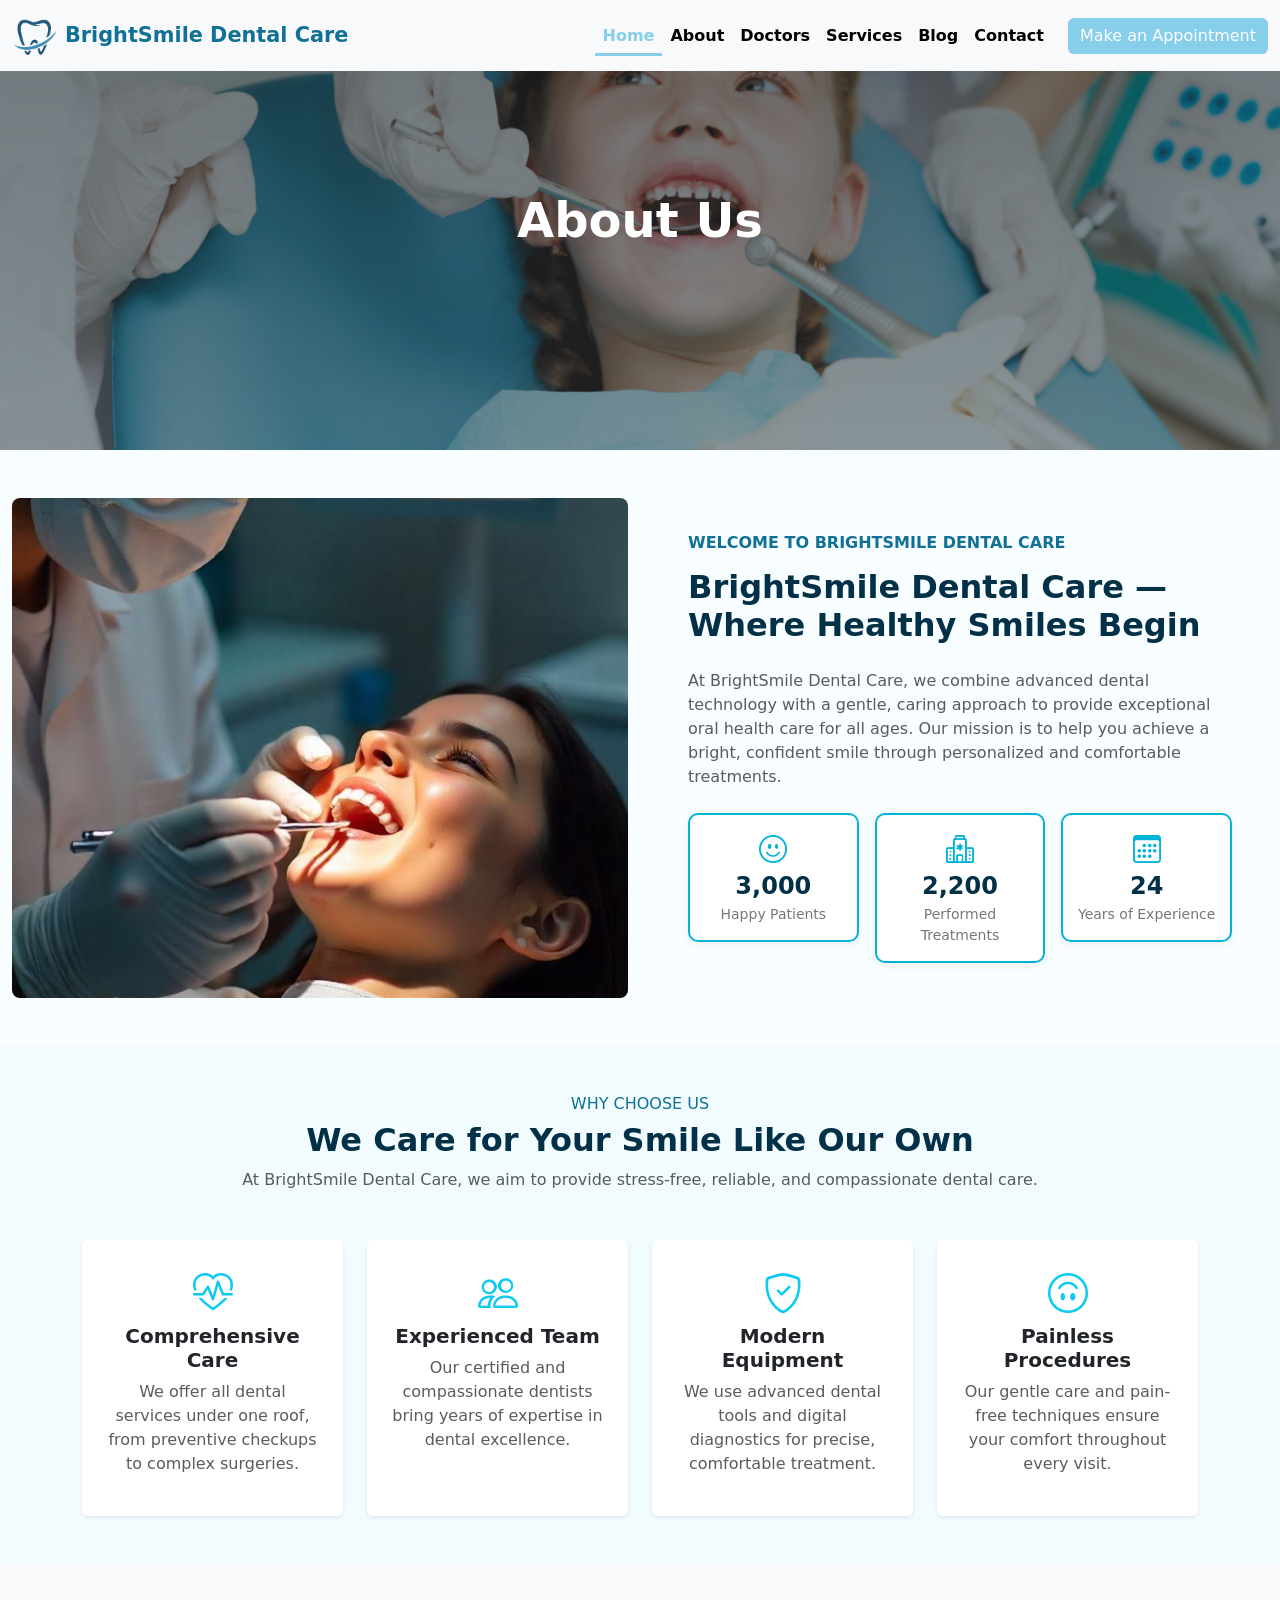
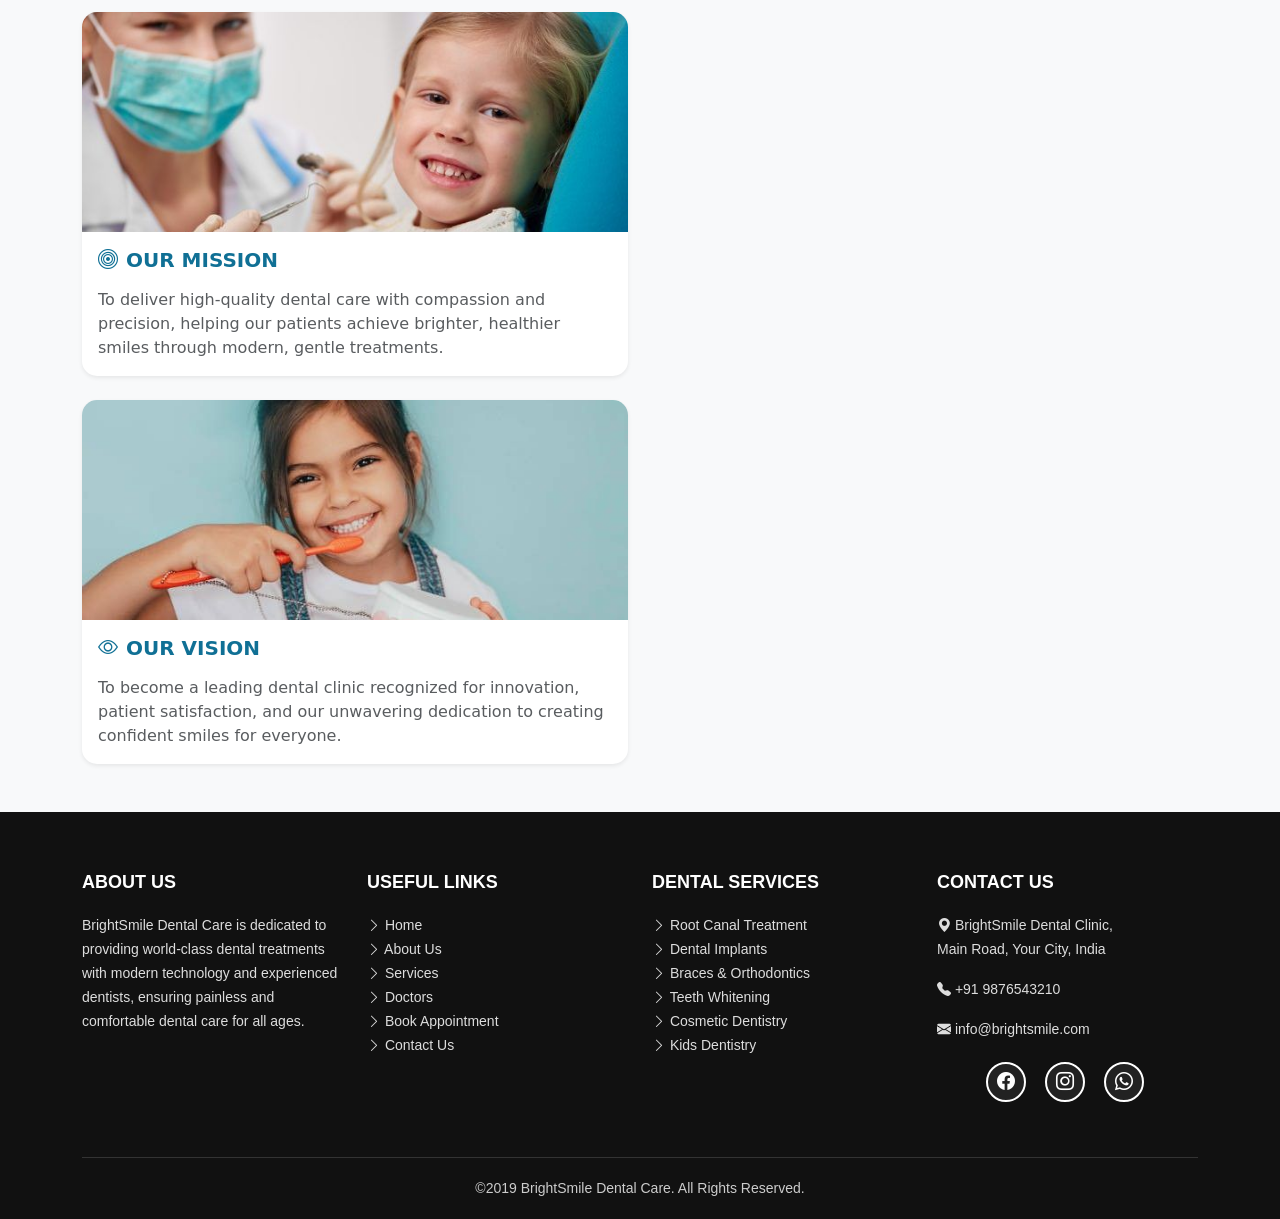
<file: About.html>
<!DOCTYPE html>
<html lang="en">
<head>
  <meta charset="UTF-8">
  <meta name="viewport" content="width=device-width, initial-scale=1.0">
  <title>BrightSmile Dental Care</title>

  <link rel="stylesheet" type="text/css" href="style.css">
  <link href="https://cdn.jsdelivr.net/npm/bootstrap-icons@1.10.5/font/bootstrap-icons.css" rel="stylesheet">
  <link href="https://cdn.jsdelivr.net/npm/bootstrap@5.2.3/dist/css/bootstrap.min.css" rel="stylesheet" 
        integrity="sha384-rbsA2VBKQhggwzxH7pPCaAqO46MgnOM80zW1RWuH61DGLwZJEdK2Kadq2F9CUG65" crossorigin="anonymous">
  <script src="https://cdn.jsdelivr.net/npm/bootstrap@5.2.3/dist/js/bootstrap.bundle.min.js" 
          integrity="sha384-kenU1KFdBIe4zVF0s0G1M5b4hcpxyD9F7jL+jjXkk+Q2h455rYXK/7HAuoJl+0I4" crossorigin="anonymous"></script>
  <link href="https://unpkg.com/aos@2.3.1/dist/aos.css" rel="stylesheet">
    <script src="https://unpkg.com/aos@2.3.1/dist/aos.js"></script>
  <style>
    .nav-link {
      position: relative;
      color: black;
      font-weight: 600;
    }
    .nav-link::after {
      content: "";
      position: absolute;
      bottom: 0;
      left: 0;
      width: 0;
      height: 3px;
      background: skyblue;
      transition: width 0.3s;
    }
    .nav-link:hover::after,
    .nav-link.active::after {
      width: 100%;
    }
    .nav-link:hover,
    .nav-link.active {
      color: skyblue !important;
    }
     .center{
            position: absolute;
            top:50%;
            left:50%;
            transform: translate(-50%, -50%);
            color:white; 
            font-size: 4rem;
            font-weight: 1000;

            text-align: center;
            letter-spacing: 2px;   
            padding: 10px 20px;
           font-family: 'Poppins', sans-serif;
            
        }
    .co {
      color: rgb(16, 112, 149);
    }
    .carousel-img {
      height: 100vh;
      object-fit: cover;
    }

    @media (max-width: 768px) {
      .carousel-img {
        height: 60vh;
      }
      .centered {
        font-size: 2.5rem;
        transform: translate(-50%, -50%);
      }
    } 

    .footer {
      background-color: #111;
      color: #fff;
      padding: 60px 0 20px;
      position: relative;
      font-family: Arial, sans-serif;
    }
    .footer h5 {
      font-weight: 700;
      margin-bottom: 20px;
      font-size: 18px;
      text-transform: uppercase;
      color: #ffffff;
    }
    .footer p,
    .footer a {
      font-size: 14px;
      line-height: 24px;
      color: #ddd;
      text-decoration: none;
    }
    .footer a:hover {
      color: orange;
      transition: 0.3s;
    }
    .footer .social-icons a {
      font-size: 18px;
      margin-right: 10px;
      width: 40px;
      height: 40px;
      background-color: #222;
      display: inline-flex;
    
      
      border-radius: 50%;
      color: #fff;
      transition: 0.3s;
    }
    .footer .social-icons a:hover {
      background-color: orange;
      color: #111;
    }
    .footer-bottom {
      text-align: center;
      padding-top: 20px;
      border-top: 1px solid #333;
      margin-top: 30px;
      color: #ccc;
      font-size: 14px;
    }
     .contact-header {
      background: linear-gradient(rgba(0,0,0,0.5), rgba(0,0,0,0.4)), url('pro_images/clinic.jpg') center/cover no-repeat;
      height: 50vh;
      color: #fff;
      display: flex;
      align-items: center;
      justify-content: center;
      flex-direction: column;
      text-align: center;
    }
    .contact-header h1 {
      font-size: 3rem;
      font-weight: 700;
    }
   


  </style>
</head>
<body>
  <!-- Navbar -->
 <nav class="navbar navbar-expand-lg bg-light fixed-top">
  <div class="container-fluid">

    <!-- Logo + Brand -->
    <a class="navbar-brand d-flex align-items-center brand-wrap" href="#">
      <img src="pro_images/clinic1_-_Copy-removebg-preview.png"
           alt="logo"
           width="45"
           height="45"
           class="me-2">
      <span class="brand-text">
        BrightSmile Dental Care</span>
    </a>

    <!-- Toggle -->
    <button class="navbar-toggler ms-auto"
            type="button"
            data-bs-toggle="collapse"
            data-bs-target="#navbarNav">
      <span class="navbar-toggler-icon"></span>
    </button>

    <!-- Menu -->
    <div class="collapse navbar-collapse" id="navbarNav">
      <ul class="navbar-nav ms-auto align-items-lg-center">
        <li class="nav-item"><a class="nav-link active" href="index.html">Home</a></li>
        <li class="nav-item"><a class="nav-link" href="About.html">About</a></li>
        <li class="nav-item"><a class="nav-link" href="doctors.html">Doctors</a></li>
        <li class="nav-item"><a class="nav-link" href="services.html">Services</a></li>
        <li class="nav-item"><a class="nav-link" href="blog.html">Blog</a></li>
        <li class="nav-item"><a class="nav-link" href="contact.html">Contact</a></li>

        <li class="nav-item ms-lg-3">
          <a href="appointment.html" class="btn btn-ap">
            Make an Appointment
          </a>
        </li>
      </ul>
    </div>

  </div>
</nav>


  <section class="contact-header">
    <h1>About Us</h1>
    
  </section>

  <!-- About Section -->
  <section class="about-section py-5">
    <div class="container-fluid">
      <div class="row align-items-center">
        <div class="col-lg-6 " ><div data-aos="fade-up">
          <img src="pro_images/pro3.jpg" alt="Dentist treating patient" class="img-fluid about-img" style="height:500px">
        </div></div>
        <div class="col-lg-6 px-5">
          <h6 class="text-uppercase fw-bold mb-3" style="color:rgb(16, 112, 149);">Welcome to BrightSmile Dental Care</h6>
          <h2 class="fw-bold mb-4" style="color:#023047;">BrightSmile Dental Care — <br> Where Healthy Smiles Begin</h2>
          <p class="text-muted mb-4">
            At BrightSmile Dental Care, we combine advanced dental technology with a gentle, caring approach
            to provide exceptional oral health care for all ages. Our mission is to help you achieve a bright,
            confident smile through personalized and comfortable treatments.
          </p>
          <div class="row text-center g-3">
            <div class="col-4">
              <div class="info-box">
                <i class="bi bi-emoji-smile"></i>
                <h4>3,000</h4>
                <p>Happy Patients</p>
              </div>
            </div>
            <div class="col-4">
              <div class="info-box">
                <i class="bi bi-hospital"></i>
                <h4>2,200</h4>
                <p>Performed Treatments</p>
              </div>
            </div>
            <div class="col-4">
              <div class="info-box">
                <i class="bi bi-calendar3"></i>
                <h4>24</h4>
                <p>Years of Experience</p>
              </div>
            </div>
          </div>
        </div>
      </div> 
    </div> 
  </section>
  <!-- Why Choose Us Section -->
<section class="why-choose py-5" style="background-color:#f2fcff;">
  <div class="container">
    <div class="text-center mb-5">
      <h6 class="text-uppercase mb-2" style="color: rgb(16, 112, 149);">Why Choose Us</h6>
      <h2 class="fw-bold" style="color:#023047;">We Care for Your Smile Like Our Own</h2>
      <p class="text-muted">At BrightSmile Dental Care, we aim to provide stress-free, reliable, and compassionate dental care.</p>
    </div>

    <div class="row text-center g-4">
      <div class="col-md-3">
        <div class="p-4 bg-white rounded shadow-sm h-100">
          <i class="bi bi-heart-pulse fs-1 text-info mb-3"></i>
          <h5 class="fw-bold mb-2">Comprehensive Care</h5>
          <p class="text-muted">We offer all dental services under one roof, from preventive checkups to complex surgeries.</p>
        </div>
      </div>
      <div class="col-md-3">
        <div class="p-4 bg-white rounded shadow-sm h-100">
          <i class="bi bi-people fs-1 text-info mb-3"></i>
          <h5 class="fw-bold mb-2">Experienced Team</h5>
          <p class="text-muted">Our certified and compassionate dentists bring years of expertise in dental excellence.</p>
        </div>
      </div>
      <div class="col-md-3">
        <div class="p-4 bg-white rounded shadow-sm h-100">
          <i class="bi bi-shield-check fs-1 text-info mb-3"></i>
          <h5 class="fw-bold mb-2">Modern Equipment</h5>
          <p class="text-muted">We use advanced dental tools and digital diagnostics for precise, comfortable treatment.</p>
        </div>
      </div>
      <div class="col-md-3">
        <div class="p-4 bg-white rounded shadow-sm h-100">
          <i class="bi bi-emoji-smile-upside-down fs-1 text-info mb-3"></i>
          <h5 class="fw-bold mb-2">Painless Procedures</h5>
          <p class="text-muted">Our gentle care and pain-free techniques ensure your comfort throughout every visit.</p>
        </div>
      </div>
    </div>
  </div>
</section>
<!-- Mission and Vision Section -->
<section class="mission-vision py-5" style="background-color:#f8f9fa;">
  <div class="container">
    <div class="row align-items-stretch g-4">

      <!-- Left Side: Two Cards -->
      <div class="col-lg-6 d-flex flex-column justify-content-between">
        
        <!-- Mission Card -->
        <div class="card mb-4 shadow-sm border-0 flex-fill" style="border-radius:15px; overflow:hidden;">
          <img src="pro_images/mission.jpg" class="card-img-top" alt="Our Mission" style="height:220px; object-fit:cover;">
          <div class="card-body">
            <h5 class="card-title text-uppercase fw-bold mb-3" style="color:rgb(16, 112, 149);">
              <i class="bi bi-bullseye me-2"></i>Our Mission
            </h5>
            <p class="card-text text-muted">
              To deliver high-quality dental care with compassion and precision,  
              helping our patients achieve brighter, healthier smiles through modern, gentle treatments.
            </p>
          </div>
        </div>

        <!-- Vision Card -->
        <div class="card shadow-sm border-0 flex-fill" style="border-radius:15px; overflow:hidden;">
          <img src="pro_images/vision.jpg" class="card-img-top" alt="Our Vision" style="height:220px; object-fit:cover;">
          <div class="card-body">
            <h5 class="card-title text-uppercase fw-bold mb-3" style="color:rgb(16, 112, 149);">
              <i class="bi bi-eye me-2"></i>Our Vision
            </h5>
            <p class="card-text text-muted mb-0">
              To become a leading dental clinic recognized for innovation, patient satisfaction,  
              and our unwavering dedication to creating confident smiles for everyone.
            </p>
          </div>
        </div>
      </div>

      <!-- Right Side: Full Image -->
      <div class="col-lg-6 p-0 " data-aos="zoom-in-right">
        <img 
          src="pro_images/teeeeth.jpg" 
          alt="Dental Care" 
          class="img-fluid w-100 h-100 rounded-end" 
          style="object-fit:cover; border-radius:15px;">
      </div>
    </div>
  </div>
</section>




  <!-- Footer -->
  <footer class="footer">
    <div class="container">
      <div class="row">
        <div class="col-md-3">
          <h5>About Us</h5>
          <p>BrightSmile Dental Care is dedicated to providing world-class dental treatments with modern technology and experienced dentists, ensuring painless and comfortable dental care for all ages.</p>
        </div>
        <div class="col-md-3">
          <h5>Useful Links</h5>
          <a href="#"><i class="bi bi-chevron-right"></i> Home</a><br>
          <a href="#"><i class="bi bi-chevron-right"></i> About Us</a><br>
          <a href="#"><i class="bi bi-chevron-right"></i> Services</a><br>
          <a href="#"><i class="bi bi-chevron-right"></i> Doctors</a><br>
          <a href="#"><i class="bi bi-chevron-right"></i> Book Appointment</a><br>
          <a href="#"><i class="bi bi-chevron-right"></i> Contact Us</a>
        </div>
        <div class="col-md-3">
          <h5>Dental Services</h5>
          <a href="#"><i class="bi bi-chevron-right"></i> Root Canal Treatment</a><br>
          <a href="#"><i class="bi bi-chevron-right"></i> Dental Implants</a><br>
          <a href="#"><i class="bi bi-chevron-right"></i> Braces & Orthodontics</a><br>
          <a href="#"><i class="bi bi-chevron-right"></i> Teeth Whitening</a><br>
          <a href="#"><i class="bi bi-chevron-right"></i> Cosmetic Dentistry</a><br>
          <a href="#"><i class="bi bi-chevron-right"></i> Kids Dentistry</a>
        </div>
        <div class="col-md-3">
          <h5>Contact Us</h5>
          <p><i class="bi bi-geo-alt-fill"></i> BrightSmile Dental Clinic,<br> Main Road, Your City, India</p>
          <p><i class="bi bi-telephone-fill"></i> +91 9876543210</p>
          <p><i class="bi bi-envelope-fill"></i> info@brightsmile.com</p>
          <div class="social-icons mt-3">
            <a href="#"><i class="bi bi-facebook"></i></a>
            <a href="#"><i class="bi bi-instagram"></i></a>
            <a href="#"><i class="bi bi-whatsapp"></i></a>
          </div>
        </div>
      </div>
      <div class="footer-bottom">
        ©2019 BrightSmile Dental Care. All Rights Reserved.
      </div>
    </div>
  </footer>
  <script>
  AOS.init();
</script>
</body>
</html>
</file>
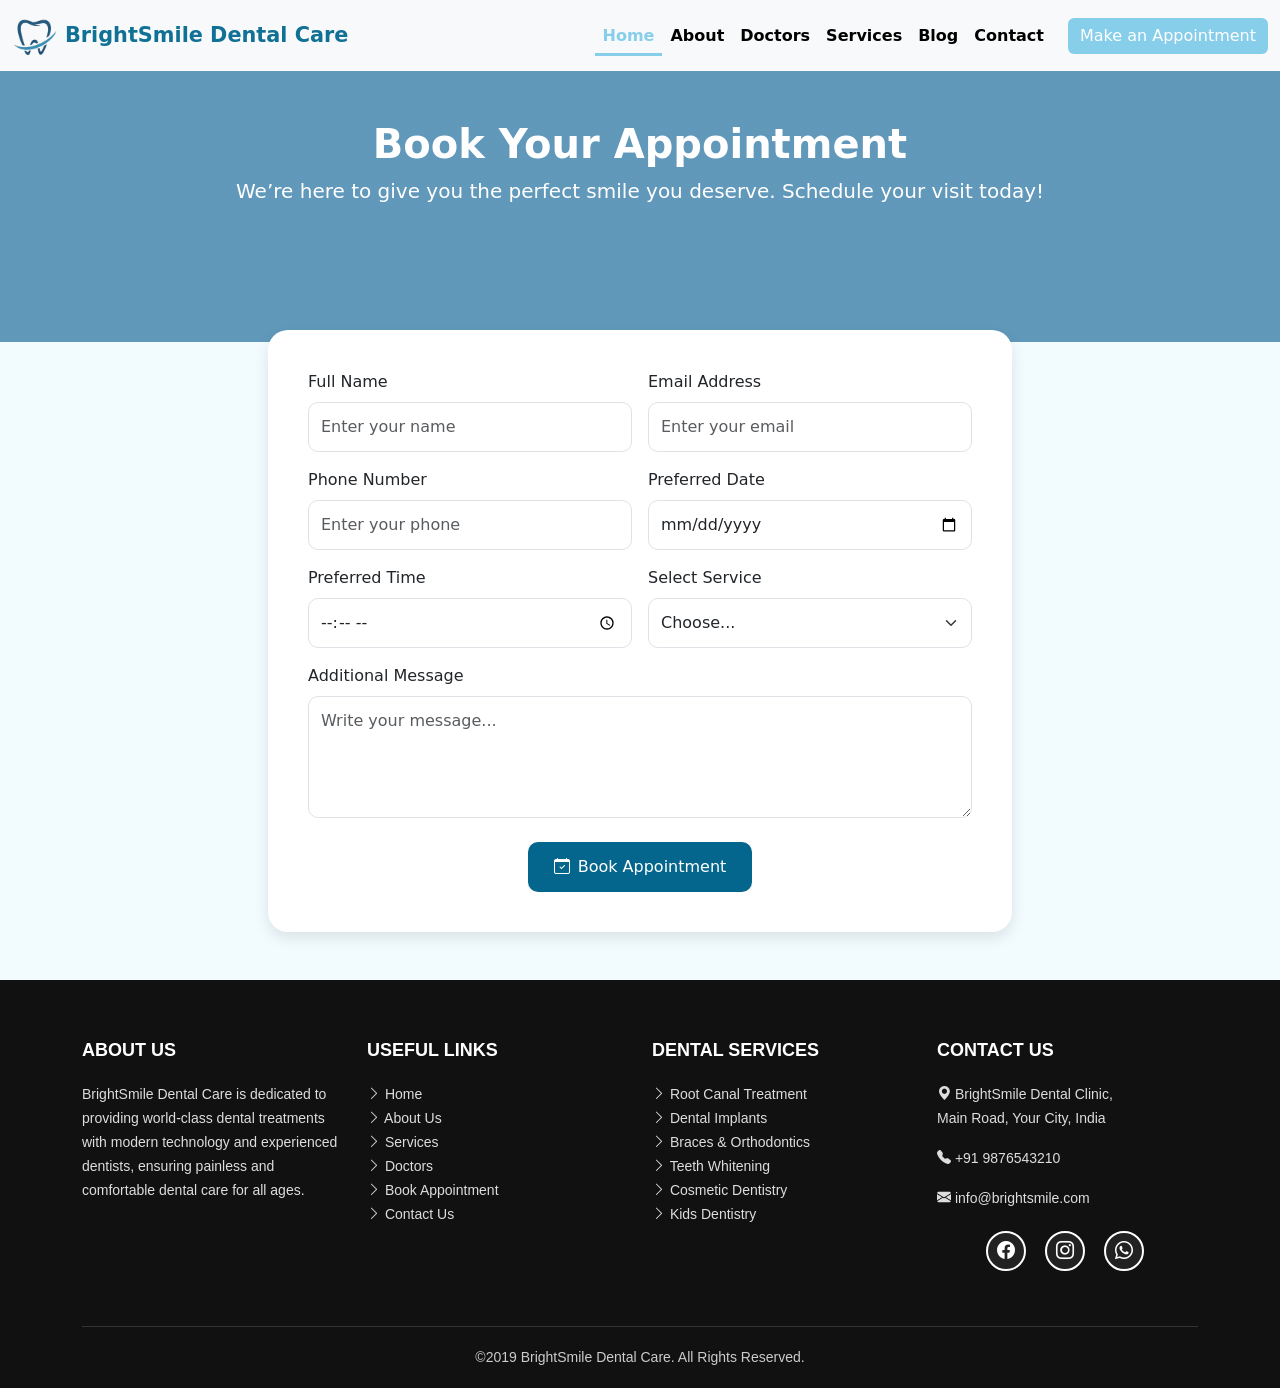
<file: appointment.html>
<!DOCTYPE html>
<html lang="en">
<head>
  <meta charset="UTF-8">
  <meta name="viewport" content="width=device-width, initial-scale=1.0">
  <title>Book an Appointment | BrightSmile Dental Care</title>
  <link rel="stylesheet" type="text/css" href="style.css">
  <link href="https://cdn.jsdelivr.net/npm/bootstrap-icons@1.10.5/font/bootstrap-icons.css" rel="stylesheet">
  <link href="https://cdn.jsdelivr.net/npm/bootstrap@5.2.3/dist/css/bootstrap.min.css" rel="stylesheet" 
        integrity="sha384-rbsA2VBKQhggwzxH7pPCaAqO46MgnOM80zW1RWuH61DGLwZJEdK2Kadq2F9CUG65" crossorigin="anonymous">
  <script src="https://cdn.jsdelivr.net/npm/bootstrap@5.2.3/dist/js/bootstrap.bundle.min.js" 
          integrity="sha384-kenU1KFdBIe4zVF0s0G1M5b4hcpxyD9F7jL+jjXkk+Q2h455rYXK/7HAuoJl+0I4" crossorigin="anonymous"></script>
 <style>/* ---------------- NAVBAR ---------------- */
.nav-link {
  position: relative;
  color: black;
  font-weight: 600;
}

.nav-link::after {
  content: "";
  position: absolute;
  bottom: 0;
  left: 0;
  width: 0;
  height: 3px;
  background: skyblue;
  transition: width 0.3s;
}

.nav-link:hover::after,
.nav-link.active::after {
  width: 100%;
}

.nav-link:hover,
.nav-link.active {
  color: skyblue !important;
}

.co {
  color: rgb(16, 112, 149);
}

/* ---------------- PAGE BODY ---------------- */
body {
  background-color: #f2fcff;
  overflow-x: hidden;
}

/* ---------------- HEADER SECTION ---------------- */
.appointment-header {
  background: linear-gradient(rgba(0, 86, 141, 0.6), rgba(0, 86, 141, 0.6)),
    url("https://images.unsplash.com/photo-1606813902919-0c7a7c72b1e2?auto=format&fit=crop&w=1200&q=80")
      center/cover;
  color: white;
  text-align: center;
  padding: 120px 20px;
}

.appointment-header h2 {
  font-weight: 700;
  font-size: 2.5rem;
}

/* Responsive header text */
@media (max-width: 768px) {
  .appointment-header {
    padding: 80px 15px;
  }

  .appointment-header h2 {
    font-size: 1.8rem;
  }
}

/* ---------------- FORM SECTION ---------------- */
.appointment-form {
  background: white;
  padding: 40px;
  border-radius: 20px;
  box-shadow: 0 6px 15px rgba(0, 0, 0, 0.1);
  margin-top: -60px;
}

.form-control,
.form-select {
  border-radius: 10px;
  padding: 12px;
}

/* Responsive form padding */
@media (max-width: 576px) {
  .appointment-form {
    padding: 25px;
    margin-top: -40px;
  }
}

/* ---------------- BUTTON ---------------- */
.btn-appoint {
  background-color: #05668d;
  color: #fff;
  border-radius: 10px;
  padding: 12px 25px;
  font-weight: 500;
  transition: 0.3s;
}

.btn-appoint:hover {
  background-color: #028090;
}

/* ---------------- FOOTER ---------------- */
.footer {
  background-color: #111;
  color: #fff;
  padding: 60px 0 20px;
}

.footer h5 {
  font-weight: 700;
  margin-bottom: 20px;
  font-size: 18px;
  text-transform: uppercase;
}

.footer p,
.footer a {
  font-size: 14px;
  line-height: 24px;
  color: #ddd;
  text-decoration: none;
}

.footer a:hover {
  color: orange;
}

.footer .social-icons a {
  font-size: 18px;
  margin-right: 10px;
  width: 40px;
  height: 40px;
  background-color: #222;
  display: inline-flex;
  align-items: center;
  justify-content: center;
  border-radius: 50%;
  color: #fff;
  transition: 0.3s;
}

.footer .social-icons a:hover {
  background-color: orange;
  color: #111;
}

.footer-bottom {
  text-align: center;
  padding-top: 20px;
  border-top: 1px solid #333;
  margin-top: 30px;
  color: #ccc;
  font-size: 14px;
}

/* ---------------- FOOTER RESPONSIVE ---------------- */
@media (max-width: 768px) {
  .footer h5 {
    margin-top: 30px;
  }
}


  </style>
</head>
<body>
<nav class="navbar navbar-expand-lg bg-light fixed-top">
  <div class="container-fluid">

    <!-- Logo + Brand -->
    <a class="navbar-brand d-flex align-items-center brand-wrap" href="#">
      <img src="pro_images/clinic1_-_Copy-removebg-preview.png"
           alt="logo"
           width="45"
           height="45"
           class="me-2">
      <span class="brand-text">
        BrightSmile Dental Care
    </span></a>

    <!-- Toggle -->
    <button class="navbar-toggler ms-auto"
            type="button"
            data-bs-toggle="collapse"
            data-bs-target="#navbarNav">
      <span class="navbar-toggler-icon"></span>
    </button>

    <!-- Menu -->
    <div class="collapse navbar-collapse" id="navbarNav">
      <ul class="navbar-nav ms-auto align-items-lg-center">
        <li class="nav-item"><a class="nav-link active" href="index.html">Home</a></li>
        <li class="nav-item"><a class="nav-link" href="About.html">About</a></li>
        <li class="nav-item"><a class="nav-link" href="doctors.html">Doctors</a></li>
        <li class="nav-item"><a class="nav-link" href="services.html">Services</a></li>
        <li class="nav-item"><a class="nav-link" href="blog.html">Blog</a></li>
        <li class="nav-item"><a class="nav-link" href="contact.html">Contact</a></li>

        <li class="nav-item ms-lg-3">
          <a href="appointment.html" class="btn btn-ap">
            Make an Appointment
          </a>
        </li>
      </ul>
    </div>

  </div>
</nav>
  <!-- Header Section -->
  <section class="appointment-header">
    <h2>Book Your Appointment</h2>
    <p class="lead">We’re here to give you the perfect smile you deserve. Schedule your visit today!</p>
  </section>

  <!-- Appointment Form -->
  <div class="container my-5">
    <div class="appointment-form mx-auto col-lg-8">
      <form>
        <div class="row g-3">
          <div class="col-md-6">
            <label for="name" class="form-label">Full Name</label>
            <input type="text" class="form-control" id="name" placeholder="Enter your name" required>
          </div>

          <div class="col-md-6">
            <label for="email" class="form-label">Email Address</label>
            <input type="email" class="form-control" id="email" placeholder="Enter your email" required>
          </div>

          <div class="col-md-6">
            <label for="phone" class="form-label">Phone Number</label>
            <input type="tel" class="form-control" id="phone" placeholder="Enter your phone" required>
          </div>

          <div class="col-md-6">
            <label for="date" class="form-label">Preferred Date</label>
            <input type="date" class="form-control" id="date" required>
          </div>

          <div class="col-md-6">
            <label for="time" class="form-label">Preferred Time</label>
            <input type="time" class="form-control" id="time" required>
          </div>

          <div class="col-md-6">
            <label for="service" class="form-label">Select Service</label>
            <select class="form-select" id="service" required>
              <option value="" selected disabled>Choose...</option>
              <option>Teeth Cleaning</option>
              <option>Root Canal</option>
              <option>Tooth Extraction</option>
              <option>Invisible Aligners</option>
              <option>Smile Design</option>
              <option>Dental Implants</option>
            </select>
          </div>

          <div class="col-12">
            <label for="message" class="form-label">Additional Message</label>
            <textarea class="form-control" id="message" rows="4" placeholder="Write your message..."></textarea>
          </div>

          <div class="col-12 text-center mt-4">
            <button type="submit" class="btn btn-appoint">
              <i class="bi bi-calendar-check me-2"></i>Book Appointment
            </button>
          </div>
        </div>
      </form>
    </div>
  </div>

  <footer class="footer">
    <div class="container">
        <div class="row">
            
            <div class="col-md-3">
                <h5>About Us</h5>
                <p>BrightSmile Dental Care is dedicated to providing world-class dental treatments with modern technology and experienced dentists, ensuring painless and comfortable dental care for all ages.</p>
            </div>

            
            <div class="col-md-3">
                <h5>Useful Links</h5>
                <a href="#"><i class="bi bi-chevron-right"></i> Home</a><br>
                <a href="#"><i class="bi bi-chevron-right"></i> About Us</a><br>
                <a href="#"><i class="bi bi-chevron-right"></i> Services</a><br>
                <a href="#"><i class="bi bi-chevron-right"></i> Doctors</a><br>
                <a href="#"><i class="bi bi-chevron-right"></i> Book Appointment</a><br>
                <a href="#"><i class="bi bi-chevron-right"></i> Contact Us</a>
            </div>

        
            <div class="col-md-3">
                <h5>Dental Services</h5>
                <a href="#"><i class="bi bi-chevron-right"></i> Root Canal Treatment</a><br>
                <a href="#"><i class="bi bi-chevron-right"></i> Dental Implants</a><br>
                <a href="#"><i class="bi bi-chevron-right"></i> Braces & Orthodontics</a><br>
                <a href="#"><i class="bi bi-chevron-right"></i> Teeth Whitening</a><br>
                <a href="#"><i class="bi bi-chevron-right"></i> Cosmetic Dentistry</a><br>
                <a href="#"><i class="bi bi-chevron-right"></i> Kids Dentistry</a>
            </div>

            
            <div class="col-md-3">
                <h5>Contact Us</h5>
                <p><i class="bi bi-geo-alt-fill"></i> BrightSmile Dental Clinic,<br> Main Road, Your City, India</p>
                <p><i class="bi bi-telephone-fill"></i> +91 9876543210</p>
                <p><i class="bi bi-envelope-fill"></i> info@brightsmile.com</p>
                <div class="social-icons mt-3">
                    <a href="#"><i class="bi bi-facebook"></i></a>
                    <a href="#"><i class="bi bi-instagram"></i></a>
                    <a href="#"><i class="bi bi-whatsapp"></i></a>
                </div>
            </div>
        </div>

        <div class="footer-bottom">
            ©2019 BrightSmile Dental Care. All Rights Reserved.
        </div>
    </div>
</footer>

</body>
</html>
</file>
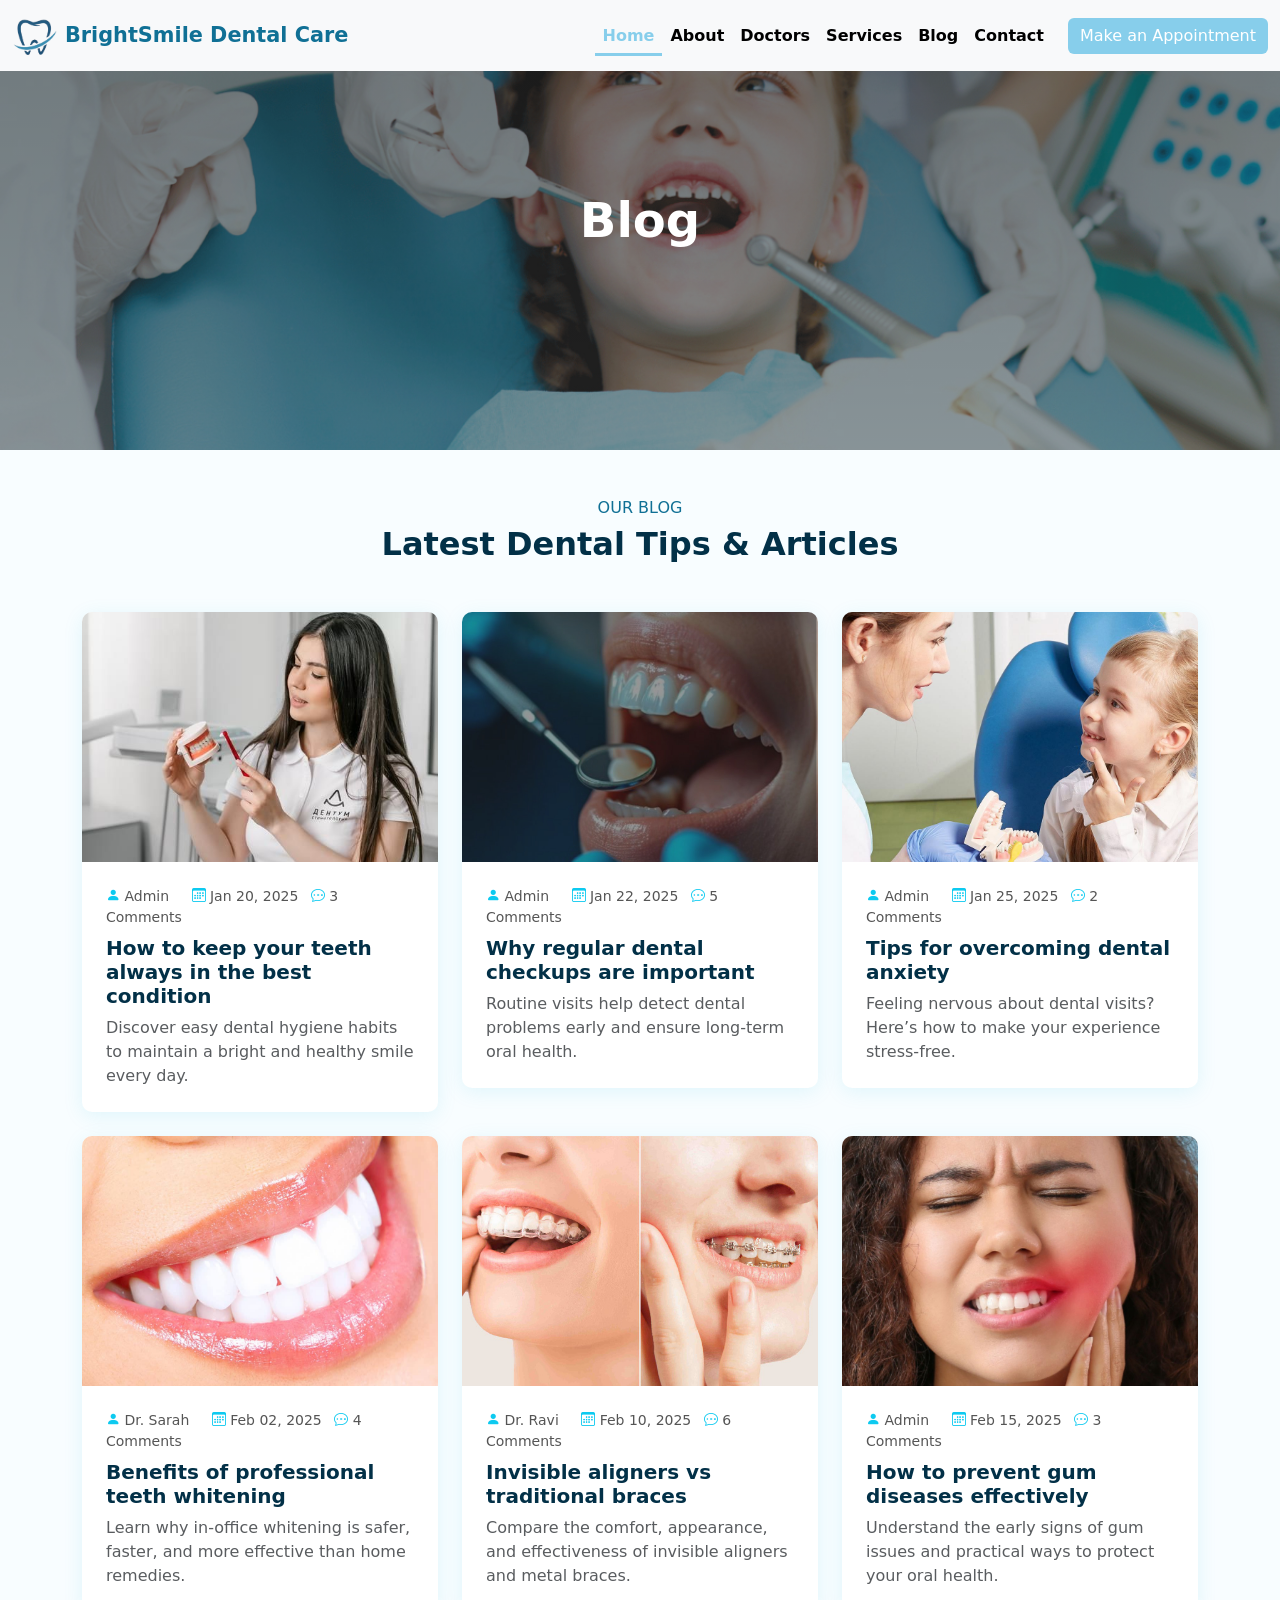
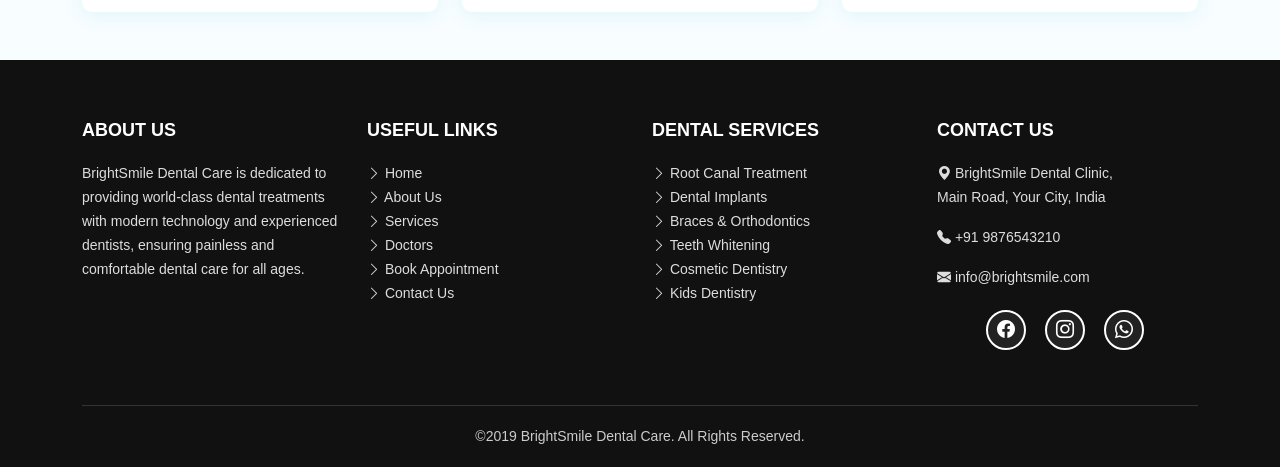
<file: blog.html>
<!DOCTYPE html>
<html lang="en">
<head>
  <meta charset="UTF-8">
  <meta name="viewport" content="width=device-width, initial-scale=1.0">
  <title>BrightSmile Dental Care</title>

  <link rel="stylesheet" type="text/css" href="style.css">
  <link href="https://cdn.jsdelivr.net/npm/bootstrap-icons@1.10.5/font/bootstrap-icons.css" rel="stylesheet">
  <link href="https://cdn.jsdelivr.net/npm/bootstrap@5.2.3/dist/css/bootstrap.min.css" rel="stylesheet" 
        integrity="sha384-rbsA2VBKQhggwzxH7pPCaAqO46MgnOM80zW1RWuH61DGLwZJEdK2Kadq2F9CUG65" crossorigin="anonymous">
  <script src="https://cdn.jsdelivr.net/npm/bootstrap@5.2.3/dist/js/bootstrap.bundle.min.js" 
          integrity="sha384-kenU1KFdBIe4zVF0s0G1M5b4hcpxyD9F7jL+jjXkk+Q2h455rYXK/7HAuoJl+0I4" crossorigin="anonymous"></script>

  <style>
    .nav-link {
      position: relative;
      color: black;
      font-weight: 600;
    }
    .nav-link::after {
      content: "";
      position: absolute;
      bottom: 0;
      left: 0;
      width: 0;
      height: 3px;
      background: skyblue;
      transition: width 0.3s;
    }
    .nav-link:hover::after,
    .nav-link.active::after {
      width: 100%;
    }
    .nav-link:hover,
    .nav-link.active {
      color: skyblue !important;
    }
    .center{
            position: absolute;
            top:50%;
            left:50%;
            transform: translate(-50%, -50%);
            color:white; 
            font-size: 4rem;
            font-weight: 1000;

            text-align: center;
            letter-spacing: 2px;   
            padding: 10px 20px;
           font-family: 'Poppins', sans-serif;
            
        }
    .co {
      color: rgb(16, 112, 149);
    }
    .carousel-img {
      height: 100vh;
      object-fit: cover;
    }

    @media (max-width: 768px) {
      .carousel-img {
        height: 60vh;
      }
      .centered {
        font-size: 2.5rem;
        transform: translate(-50%, -50%);
      }
    } 

    .footer {
      background-color: #111;
      color: #fff;
      padding: 60px 0 20px;
      position: relative;
      font-family: Arial, sans-serif;
    }
    .footer h5 {
      font-weight: 700;
      margin-bottom: 20px;
      font-size: 18px;
      text-transform: uppercase;
      color: #ffffff;
    }
    .footer p,
    .footer a {
      font-size: 14px;
      line-height: 24px;
      color: #ddd;
      text-decoration: none;
    }
    .footer a:hover {
      color: orange;
      transition: 0.3s;
    }
    .footer .social-icons a {
      font-size: 18px;
      margin-right: 10px;
      width: 40px;
      height: 40px;
      background-color: #222;
      display: inline-flex;
      align-items: center;
      justify-content: center;
      border-radius: 50%;
      color: #fff;
      transition: 0.3s;
    }
    .footer .social-icons a:hover {
      background-color: orange;
      color: #111;
    }
    .footer-bottom {
      text-align: center;
      padding-top: 20px;
      border-top: 1px solid #333;
      margin-top: 30px;
      color: #ccc;
      font-size: 14px;
    }

    .blog-section {
  background-color: #f8fdff;
}

.blog-card {
  background: #fff;
  border-radius: 10px;
  overflow: hidden;
  box-shadow: 0 4px 20px rgba(0, 180, 216, 0.1);
  transition: transform 0.3s ease, box-shadow 0.3s ease;
}

.blog-card:hover {
  transform: translateY(-8px);
  box-shadow: 0 8px 30px rgba(0, 180, 216, 0.2);
}

.blog-img {
  width: 100%;
  height: 250px;
  object-fit: cover;
}

.blog-meta {
  font-size: 14px;
  color: #555;
}

.blog-meta span {
  margin-right: 10px;
}

.blog-content h5:hover {
  color: #00b4d8;
  cursor: pointer;
}

@media (max-width: 768px) {
  .blog-img {
    height: 200px;
  }
}
 .contact-header {
      background: linear-gradient(rgba(0,0,0,0.5), rgba(0,0,0,0.4)), url('pro_images/clinic.jpg') center/cover no-repeat;
      height: 50vh;
      color: #fff;
      display: flex;
      align-items: center;
      justify-content: center;
      flex-direction: column;
      text-align: center;
    }
    .contact-header h1 {
      font-size: 3rem;
      font-weight: 700;
    }
     .contact-header {
      background: linear-gradient(rgba(0,0,0,0.5), rgba(0,0,0,0.4)), url('pro_images/clinic.jpg') center/cover no-repeat;
      height: 50vh;
      color: #fff;
      display: flex;
      align-items: center;
      justify-content: center;
      flex-direction: column;
      text-align: center;
    }
    .contact-header h1 {
      font-size: 3rem;
      font-weight: 700;
    }
  </style>
</head>
<body>
 <nav class="navbar navbar-expand-lg bg-light fixed-top">
  <div class="container-fluid">

    <!-- Logo + Brand -->
    <a class="navbar-brand d-flex align-items-center brand-wrap" href="#">
      <img src="pro_images/clinic1_-_Copy-removebg-preview.png"
           alt="logo"
           width="45"
           height="45"
           class="me-2">
      <span class="brand-text">
        BrightSmile Dental Care</span>
    </a>

    <!-- Toggle -->
    <button class="navbar-toggler ms-auto"
            type="button"
            data-bs-toggle="collapse"
            data-bs-target="#navbarNav">
      <span class="navbar-toggler-icon"></span>
    </button>

    <!-- Menu -->
    <div class="collapse navbar-collapse" id="navbarNav">
      <ul class="navbar-nav ms-auto align-items-lg-center">
        <li class="nav-item"><a class="nav-link active" href="index.html">Home</a></li>
        <li class="nav-item"><a class="nav-link" href="About.html">About</a></li>
        <li class="nav-item"><a class="nav-link" href="doctors.html">Doctors</a></li>
        <li class="nav-item"><a class="nav-link" href="services.html">Services</a></li>
        <li class="nav-item"><a class="nav-link" href="blog.html">Blog</a></li>
        <li class="nav-item"><a class="nav-link" href="contact.html">Contact</a></li>

        <li class="nav-item ms-lg-3">
          <a href="appointment.html" class="btn btn-ap">
            Make an Appointment
          </a>
        </li>
      </ul>
    </div>

  </div>
</nav>
  <section class="contact-header">
    <h1>Blog</h1>
   
  </section>

 <!-- Blog Section -->
<section class="blog-section py-5">
  <div class="container">
    <div class="text-center mb-5">
      <h6 class="text-uppercase mb-2" style="color: rgb(16, 112, 149);">Our Blog</h6>
      <h2 class="fw-bold" style="color:#023047;">Latest Dental Tips & Articles</h2>
    </div>

    <div class="row g-4">
      <!-- Blog 1 -->
      <div class="col-md-4">
        <div class="blog-card">
          <img src="pro_images/teeth_check.jpg" class="img-fluid blog-img" alt="Dental Blog 1">
          <div class="blog-content p-4">
            <div class="blog-meta mb-2">
              <span><i class="bi bi-person-fill text-info"></i> Admin</span>
              <span class="mx-2"><i class="bi bi-calendar3 text-info"></i> Jan 20, 2025</span>
              <span><i class="bi bi-chat-dots text-info"></i> 3 Comments</span>
            </div>
            <h5 class="fw-bold mb-2" style="color:#023047;">How to keep your teeth always in the best condition</h5>
            <p class="text-muted mb-0">Discover easy dental hygiene habits to maintain a bright and healthy smile every day.</p>
          </div>
        </div>
      </div>

      <!-- Blog 2 -->
      <div class="col-md-4">
        <div class="blog-card">
          <img src="pro_images/teeth.jpg" class="img-fluid blog-img" alt="Dental Blog 2">
          <div class="blog-content p-4">
            <div class="blog-meta mb-2">
              <span><i class="bi bi-person-fill text-info"></i> Admin</span>
              <span class="mx-2"><i class="bi bi-calendar3 text-info"></i> Jan 22, 2025</span>
              <span><i class="bi bi-chat-dots text-info"></i> 5 Comments</span>
            </div>
            <h5 class="fw-bold mb-2" style="color:#023047;">Why regular dental checkups are important</h5>
            <p class="text-muted mb-0">Routine visits help detect dental problems early and ensure long-term oral health.</p>
          </div>
        </div>
      </div>

      <!-- Blog 3 -->
      <div class="col-md-4">
        <div class="blog-card">
          <img src="pro_images/kid_teeth.jpg" class="img-fluid blog-img" alt="Dental Blog 3">
          <div class="blog-content p-4">
            <div class="blog-meta mb-2">
              <span><i class="bi bi-person-fill text-info"></i> Admin</span>
              <span class="mx-2"><i class="bi bi-calendar3 text-info"></i> Jan 25, 2025</span>
              <span><i class="bi bi-chat-dots text-info"></i> 2 Comments</span>
            </div>
            <h5 class="fw-bold mb-2" style="color:#023047;">Tips for overcoming dental anxiety</h5>
            <p class="text-muted mb-0">Feeling nervous about dental visits? Here’s how to make your experience stress-free.</p>
          </div>
        </div>
      </div>

      <!-- Blog 4 -->
      <div class="col-md-4">
        <div class="blog-card">
          <img src="pro_images/teeth_whitening.jpg" class="img-fluid blog-img" alt="Teeth Whitening">
          <div class="blog-content p-4">
            <div class="blog-meta mb-2">
              <span><i class="bi bi-person-fill text-info"></i> Dr. Sarah</span>
              <span class="mx-2"><i class="bi bi-calendar3 text-info"></i> Feb 02, 2025</span>
              <span><i class="bi bi-chat-dots text-info"></i> 4 Comments</span>
            </div>
            <h5 class="fw-bold mb-2" style="color:#023047;">Benefits of professional teeth whitening</h5>
            <p class="text-muted mb-0">Learn why in-office whitening is safer, faster, and more effective than home remedies.</p>
          </div>
        </div>
      </div>

      <!-- Blog 5 -->
      <div class="col-md-4">
        <div class="blog-card">
          <img src="pro_images/aligner-vs-braces-.jpg" class="img-fluid blog-img" alt="Invisible Aligners">
          <div class="blog-content p-4">
            <div class="blog-meta mb-2">
              <span><i class="bi bi-person-fill text-info"></i> Dr. Ravi</span>
              <span class="mx-2"><i class="bi bi-calendar3 text-info"></i> Feb 10, 2025</span>
              <span><i class="bi bi-chat-dots text-info"></i> 6 Comments</span>
            </div>
            <h5 class="fw-bold mb-2" style="color:#023047;">Invisible aligners vs traditional braces</h5>
            <p class="text-muted mb-0">Compare the comfort, appearance, and effectiveness of invisible aligners and metal braces.</p>
          </div>
        </div>
      </div>

      <!-- Blog 6 -->
      <div class="col-md-4">
        <div class="blog-card">
          <img src="pro_images/tooth_pain.jpg" class="img-fluid blog-img" alt="Gum Health">
          <div class="blog-content p-4">
            <div class="blog-meta mb-2">
              <span><i class="bi bi-person-fill text-info"></i> Admin</span>
              <span class="mx-2"><i class="bi bi-calendar3 text-info"></i> Feb 15, 2025</span>
              <span><i class="bi bi-chat-dots text-info"></i> 3 Comments</span>
            </div>
            <h5 class="fw-bold mb-2" style="color:#023047;">How to prevent gum diseases effectively</h5>
            <p class="text-muted mb-0">Understand the early signs of gum issues and practical ways to protect your oral health.</p>
          </div>
        </div>
      </div>

    </div>
  </div>
</section>


  <!-- Footer -->
  <footer class="footer">
    <div class="container">
      <div class="row">
        <div class="col-md-3">
          <h5>About Us</h5>
          <p>BrightSmile Dental Care is dedicated to providing world-class dental treatments with modern technology and experienced dentists, ensuring painless and comfortable dental care for all ages.</p>
        </div>
        <div class="col-md-3">
          <h5>Useful Links</h5>
          <a href="#"><i class="bi bi-chevron-right"></i> Home</a><br>
          <a href="#"><i class="bi bi-chevron-right"></i> About Us</a><br>
          <a href="#"><i class="bi bi-chevron-right"></i> Services</a><br>
          <a href="#"><i class="bi bi-chevron-right"></i> Doctors</a><br>
          <a href="#"><i class="bi bi-chevron-right"></i> Book Appointment</a><br>
          <a href="#"><i class="bi bi-chevron-right"></i> Contact Us</a>
        </div>
        <div class="col-md-3">
          <h5>Dental Services</h5>
          <a href="#"><i class="bi bi-chevron-right"></i> Root Canal Treatment</a><br>
          <a href="#"><i class="bi bi-chevron-right"></i> Dental Implants</a><br>
          <a href="#"><i class="bi bi-chevron-right"></i> Braces & Orthodontics</a><br>
          <a href="#"><i class="bi bi-chevron-right"></i> Teeth Whitening</a><br>
          <a href="#"><i class="bi bi-chevron-right"></i> Cosmetic Dentistry</a><br>
          <a href="#"><i class="bi bi-chevron-right"></i> Kids Dentistry</a>
        </div>
        <div class="col-md-3">
          <h5>Contact Us</h5>
          <p><i class="bi bi-geo-alt-fill"></i> BrightSmile Dental Clinic,<br> Main Road, Your City, India</p>
          <p><i class="bi bi-telephone-fill"></i> +91 9876543210</p>
          <p><i class="bi bi-envelope-fill"></i> info@brightsmile.com</p>
          <div class="social-icons mt-3">
            <a href="#"><i class="bi bi-facebook"></i></a>
            <a href="#"><i class="bi bi-instagram"></i></a>
            <a href="#"><i class="bi bi-whatsapp"></i></a>
          </div>
        </div>
      </div>
      <div class="footer-bottom">
        ©2019 BrightSmile Dental Care. All Rights Reserved.
      </div>
    </div>
  </footer>
</body>
</html>
</file>
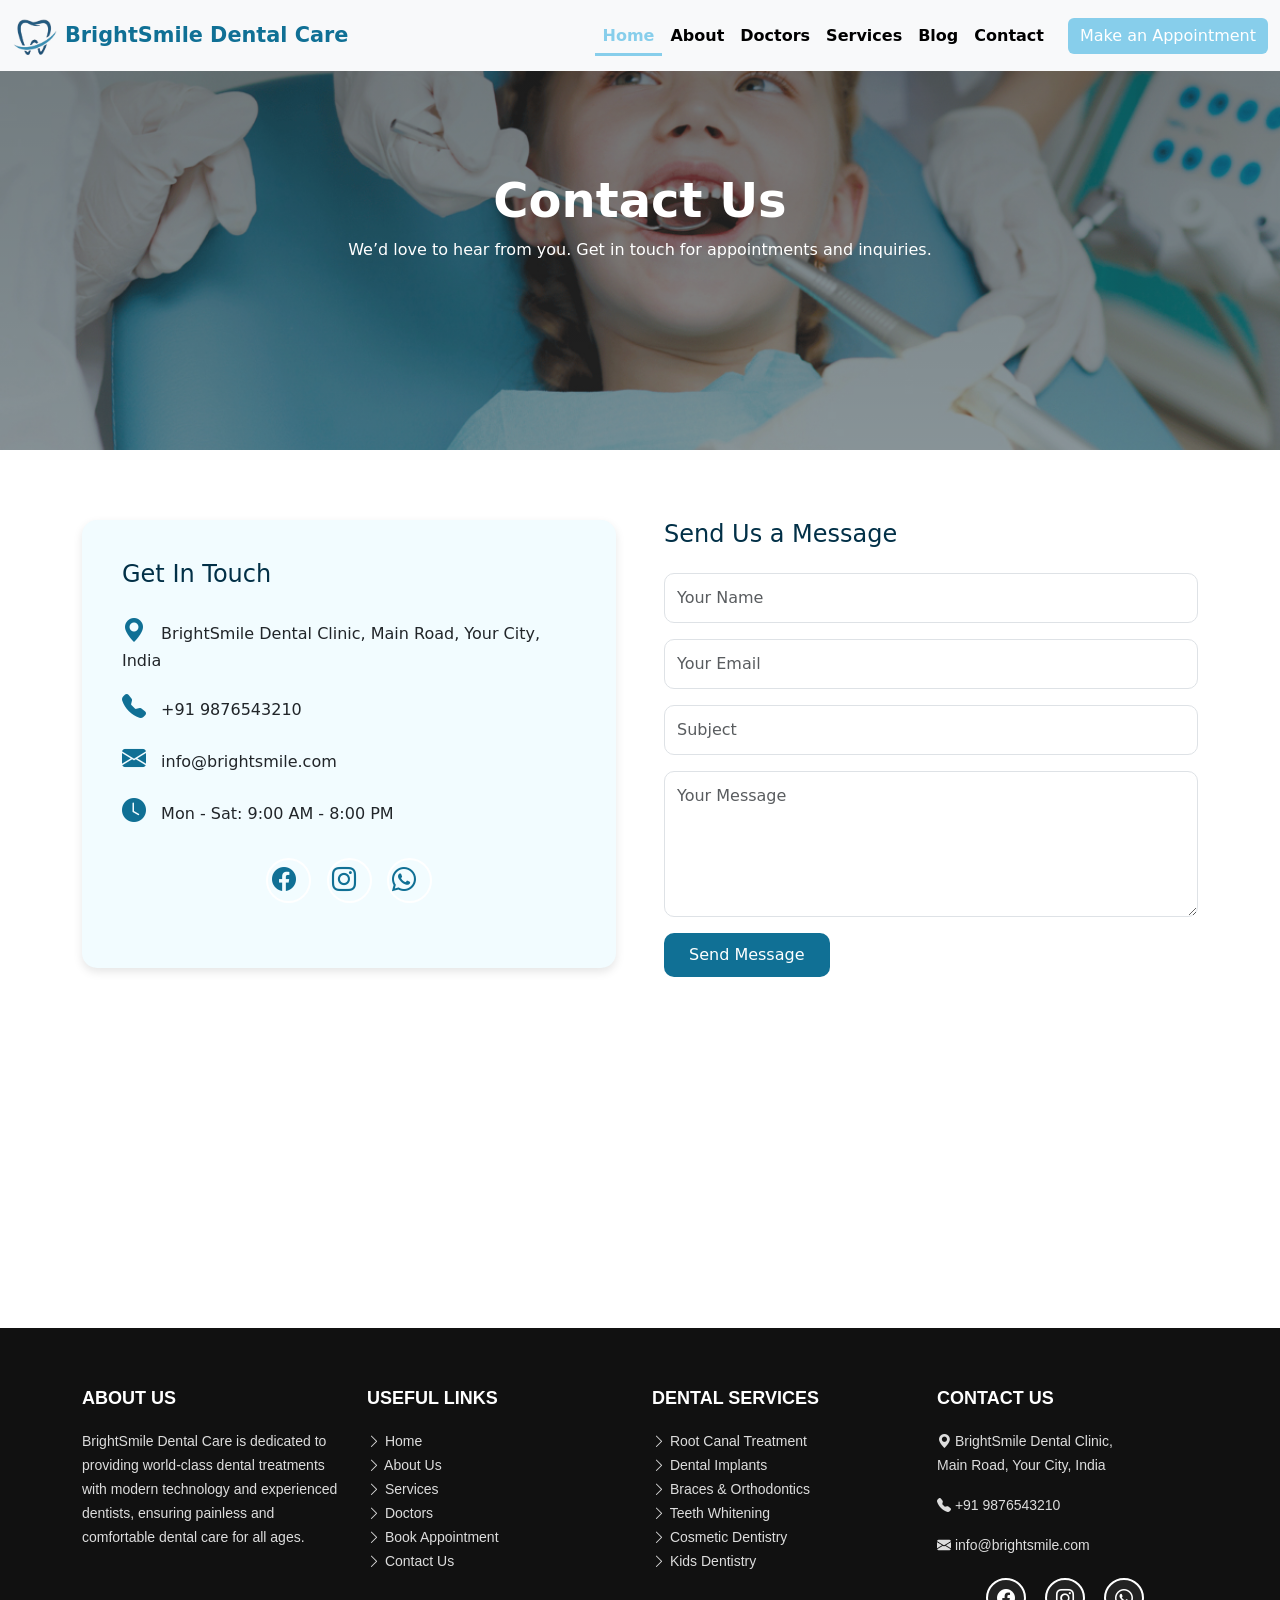
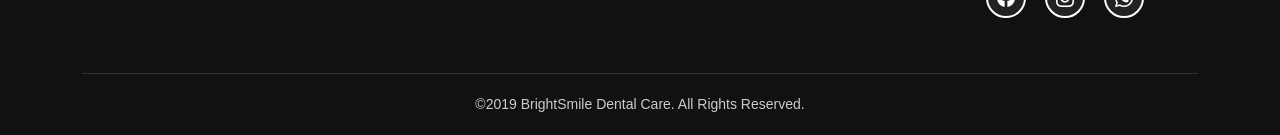
<file: contact.html>
<!DOCTYPE html>
<html lang="en">
<head>
  <meta charset="UTF-8">
  <meta name="viewport" content="width=device-width, initial-scale=1.0">
  <title>Contact Us | BrightSmile Dental Care</title>

  <link rel="stylesheet" href="style.css">
  <link href="https://cdn.jsdelivr.net/npm/bootstrap@5.2.3/dist/css/bootstrap.min.css" rel="stylesheet">
  <link href="https://cdn.jsdelivr.net/npm/bootstrap-icons@1.10.5/font/bootstrap-icons.css" rel="stylesheet">
  <script src="https://cdn.jsdelivr.net/npm/bootstrap@5.2.3/dist/js/bootstrap.bundle.min.js" 
          integrity="sha384-kenU1KFdBIe4zVF0s0G1M5b4hcpxyD9F7jL+jjXkk+Q2h455rYXK/7HAuoJl+0I4" crossorigin="anonymous"></script>

  <style>
    .co {
      color: rgb(16, 112, 149);
    }
    .nav-link {
      position: relative;
      color: black;
      font-weight: 600;
    }
    .nav-link::after {
      content: "";
      position: absolute;
      bottom: 0;
      left: 0;
      width: 0;
      height: 3px;
      background: skyblue;
      transition: width 0.3s;
    }
    .nav-link:hover::after,
    .nav-link.active::after {
      width: 100%;
    }
    .nav-link:hover,
    .nav-link.active {
      color: skyblue !important;
    }

    .contact-header {
      background: linear-gradient(rgba(0,0,0,0.5), rgba(0,0,0,0.4)), url('pro_images/clinic.jpg') center/cover no-repeat;
      height: 50vh;
      color: #fff;
      display: flex;
      align-items: center;
      justify-content: center;
      flex-direction: column;
      text-align: center;
    }
    .contact-header h1 {
      font-size: 3rem;
      font-weight: 700;
    }

    .contact-form-section {
      padding: 70px 0;
    }
    .contact-info {
      background-color: #f2fcff;
      padding: 40px;
      border-radius: 15px;
      box-shadow: 0 4px 10px rgba(0,0,0,0.1);
    }
    .contact-info i {
      color: rgb(16, 112, 149);
      font-size: 1.5rem;
      margin-right: 10px;
    }
    .form-control {
      border-radius: 10px;
      padding: 12px;
    }
    .btn-primary {
      background-color: rgb(16, 112, 149);
      border: none;
      border-radius: 10px;
      padding: 10px 25px;
    }
    .btn-primary:hover {
      background-color: #04506d;
    }

    .footer {
      background-color: #111;
      color: #fff;
      padding: 60px 0 20px;
      position: relative;
      font-family: Arial, sans-serif;
    }
    .footer h5 {
      font-weight: 700;
      margin-bottom: 20px;
      font-size: 18px;
      text-transform: uppercase;
      color: #ffffff;
    }
    .footer p,
    .footer a {
      font-size: 14px;
      line-height: 24px;
      color: #ddd;
      text-decoration: none;
    }
    .footer a:hover {
      color: orange;
      transition: 0.3s;
    }
    .footer .social-icons a {
      font-size: 18px;
      margin-right: 10px;
      width: 40px;
      height: 40px;
      background-color: #222;
      display: inline-flex;
      align-items: center;
      justify-content: center;
      border-radius: 50%;
      color: #fff;
      transition: 0.3s;
    }
    .footer .social-icons a:hover {
      background-color: orange;
      color: #111;
    }
    .footer-bottom {
      text-align: center;
      padding-top: 20px;
      border-top: 1px solid #333;
      margin-top: 30px;
      color: #ccc;
      font-size: 14px;
    }
    @media (max-width: 768px) {
  .blog-img {
    height: 200px;
  }
}
.navbar .btn-ap {
  background-color: skyblue !important;
  border: none !important;
  color: white !important;
}

.navbar .btn-ap:hover {
  background-color: #00b4d8 !important;
}
/* Brand styling */
.brand-wrap {
  max-width: 80%;
  white-space: normal;
}

.brand-text {
  font-weight: 600;
  font-size: 1.3rem;
  color: rgb(16, 112, 149);
  line-height: 1.2;
}

/* Mobile fix */
@media (max-width: 576px) {
  .brand-text {
    font-size: 1rem;
  }

  /* Hide second part on very small screens */
  .brand-hide {
    display: none;
  }
}



  </style>
</head>

<body>
 <nav class="navbar navbar-expand-lg bg-light fixed-top">
  <div class="container-fluid">

    <!-- Logo + Brand -->
    <a class="navbar-brand d-flex align-items-center brand-wrap" href="#">
      <img src="pro_images/clinic1_-_Copy-removebg-preview.png"
           alt="logo"
           width="45"
           height="45"
           class="me-2">
      <span class="brand-text">
        BrightSmile Dental Care</span>
    </a>

    <!-- Toggle -->
    <button class="navbar-toggler ms-auto"
            type="button"
            data-bs-toggle="collapse"
            data-bs-target="#navbarNav">
      <span class="navbar-toggler-icon"></span>
    </button>

    <!-- Menu -->
    <div class="collapse navbar-collapse" id="navbarNav">
      <ul class="navbar-nav ms-auto align-items-lg-center">
        <li class="nav-item"><a class="nav-link active" href="index.html">Home</a></li>
        <li class="nav-item"><a class="nav-link" href="About.html">About</a></li>
        <li class="nav-item"><a class="nav-link" href="doctors.html">Doctors</a></li>
        <li class="nav-item"><a class="nav-link" href="services.html">Services</a></li>
        <li class="nav-item"><a class="nav-link" href="blog.html">Blog</a></li>
        <li class="nav-item"><a class="nav-link" href="contact.html">Contact</a></li>

        <li class="nav-item ms-lg-3">
          <a href="appointment.html" class="btn btn-ap">
            Make an Appointment
          </a>
        </li>
      </ul>
    </div>

  </div>
</nav>

  <!-- Header -->
  <section class="contact-header">
    <h1>Contact Us</h1>
    <p>We’d love to hear from you. Get in touch for appointments and inquiries.</p>
  </section>

  <!-- Contact Section -->
  <section class="contact-form-section">
    <div class="container">
      <div class="row g-5">
        <div class="col-lg-6">
          <div class="contact-info">
            <h4 class="mb-4" style="color:#023047;">Get In Touch</h4>
            <p><i class="bi bi-geo-alt-fill"></i> BrightSmile Dental Clinic, Main Road, Your City, India</p>
            <p><i class="bi bi-telephone-fill"></i> +91 9876543210</p>
            <p><i class="bi bi-envelope-fill"></i> info@brightsmile.com</p>
            <p><i class="bi bi-clock-fill"></i> Mon - Sat: 9:00 AM - 8:00 PM</p>

            <div class="social-icons mt-4">
              <a href="#"><i class="bi bi-facebook"></i></a>
              <a href="#"><i class="bi bi-instagram"></i></a>
              <a href="#"><i class="bi bi-whatsapp"></i></a>
            </div>

           
          </div>
        </div>

        <div class="col-lg-6">
          <h4 class="mb-4" style="color:#023047;">Send Us a Message</h4>
          <form>
            <div class="mb-3">
              <input type="text" class="form-control" placeholder="Your Name" required>
            </div>
            <div class="mb-3">
              <input type="email" class="form-control" placeholder="Your Email" required>
            </div>
            <div class="mb-3">
              <input type="text" class="form-control" placeholder="Subject" required>
            </div>
            <div class="mb-3">
              <textarea class="form-control" rows="5" placeholder="Your Message" required></textarea>
            </div>
            <button type="submit" class="btn btn-primary">Send Message</button>
          </form>
        </div>
      </div>
    </div>
  </section>
   <div class="mt-4">
              <iframe src="https://www.google.com/maps/embed?pb=!1m18!1m12!1m3!1d3913.043679531707!2d75.78388387486423!3d11.25819718892134!2m3!1f0!2f0!3f0!3m2!1i1024!2i768!4f13.1!3m3!1m2!1s0x3ba6594884338717%3A0xc70dc331c3be0ef8!2sKozhikode%20New%20Bus%20Stand!5e0!3m2!1sen!2sin!4v1762880645148!5m2!1sen!2sin" 
                width="100%" height="250" style="border:0; border-radius:10px;" allowfullscreen="" loading="lazy"></iframe>
            </div>

  <!-- Footer -->
  <footer class="footer">
    <div class="container">
      <div class="row">
        <div class="col-md-3">
          <h5>About Us</h5>
          <p>BrightSmile Dental Care is dedicated to providing world-class dental treatments with modern technology and experienced dentists, ensuring painless and comfortable dental care for all ages.</p>
        </div>
        <div class="col-md-3">
          <h5>Useful Links</h5>
          <a href="#"><i class="bi bi-chevron-right"></i> Home</a><br>
          <a href="#"><i class="bi bi-chevron-right"></i> About Us</a><br>
          <a href="#"><i class="bi bi-chevron-right"></i> Services</a><br>
          <a href="#"><i class="bi bi-chevron-right"></i> Doctors</a><br>
          <a href="#"><i class="bi bi-chevron-right"></i> Book Appointment</a><br>
          <a href="#"><i class="bi bi-chevron-right"></i> Contact Us</a>
        </div>
        <div class="col-md-3">
          <h5>Dental Services</h5>
          <a href="#"><i class="bi bi-chevron-right"></i> Root Canal Treatment</a><br>
          <a href="#"><i class="bi bi-chevron-right"></i> Dental Implants</a><br>
          <a href="#"><i class="bi bi-chevron-right"></i> Braces & Orthodontics</a><br>
          <a href="#"><i class="bi bi-chevron-right"></i> Teeth Whitening</a><br>
          <a href="#"><i class="bi bi-chevron-right"></i> Cosmetic Dentistry</a><br>
          <a href="#"><i class="bi bi-chevron-right"></i> Kids Dentistry</a>
        </div>
        <div class="col-md-3">
          <h5>Contact Us</h5>
          <p><i class="bi bi-geo-alt-fill"></i> BrightSmile Dental Clinic,<br> Main Road, Your City, India</p>
          <p><i class="bi bi-telephone-fill"></i> +91 9876543210</p>
          <p><i class="bi bi-envelope-fill"></i> info@brightsmile.com</p>
          <div class="social-icons mt-3">
            <a href="#"><i class="bi bi-facebook"></i></a>
            <a href="#"><i class="bi bi-instagram"></i></a>
            <a href="#"><i class="bi bi-whatsapp"></i></a>
          </div>
        </div>
      </div>
      <div class="footer-bottom">
        ©2019 BrightSmile Dental Care. All Rights Reserved.
      </div>
    </div>
  </footer>
</body>
</html>
</file>
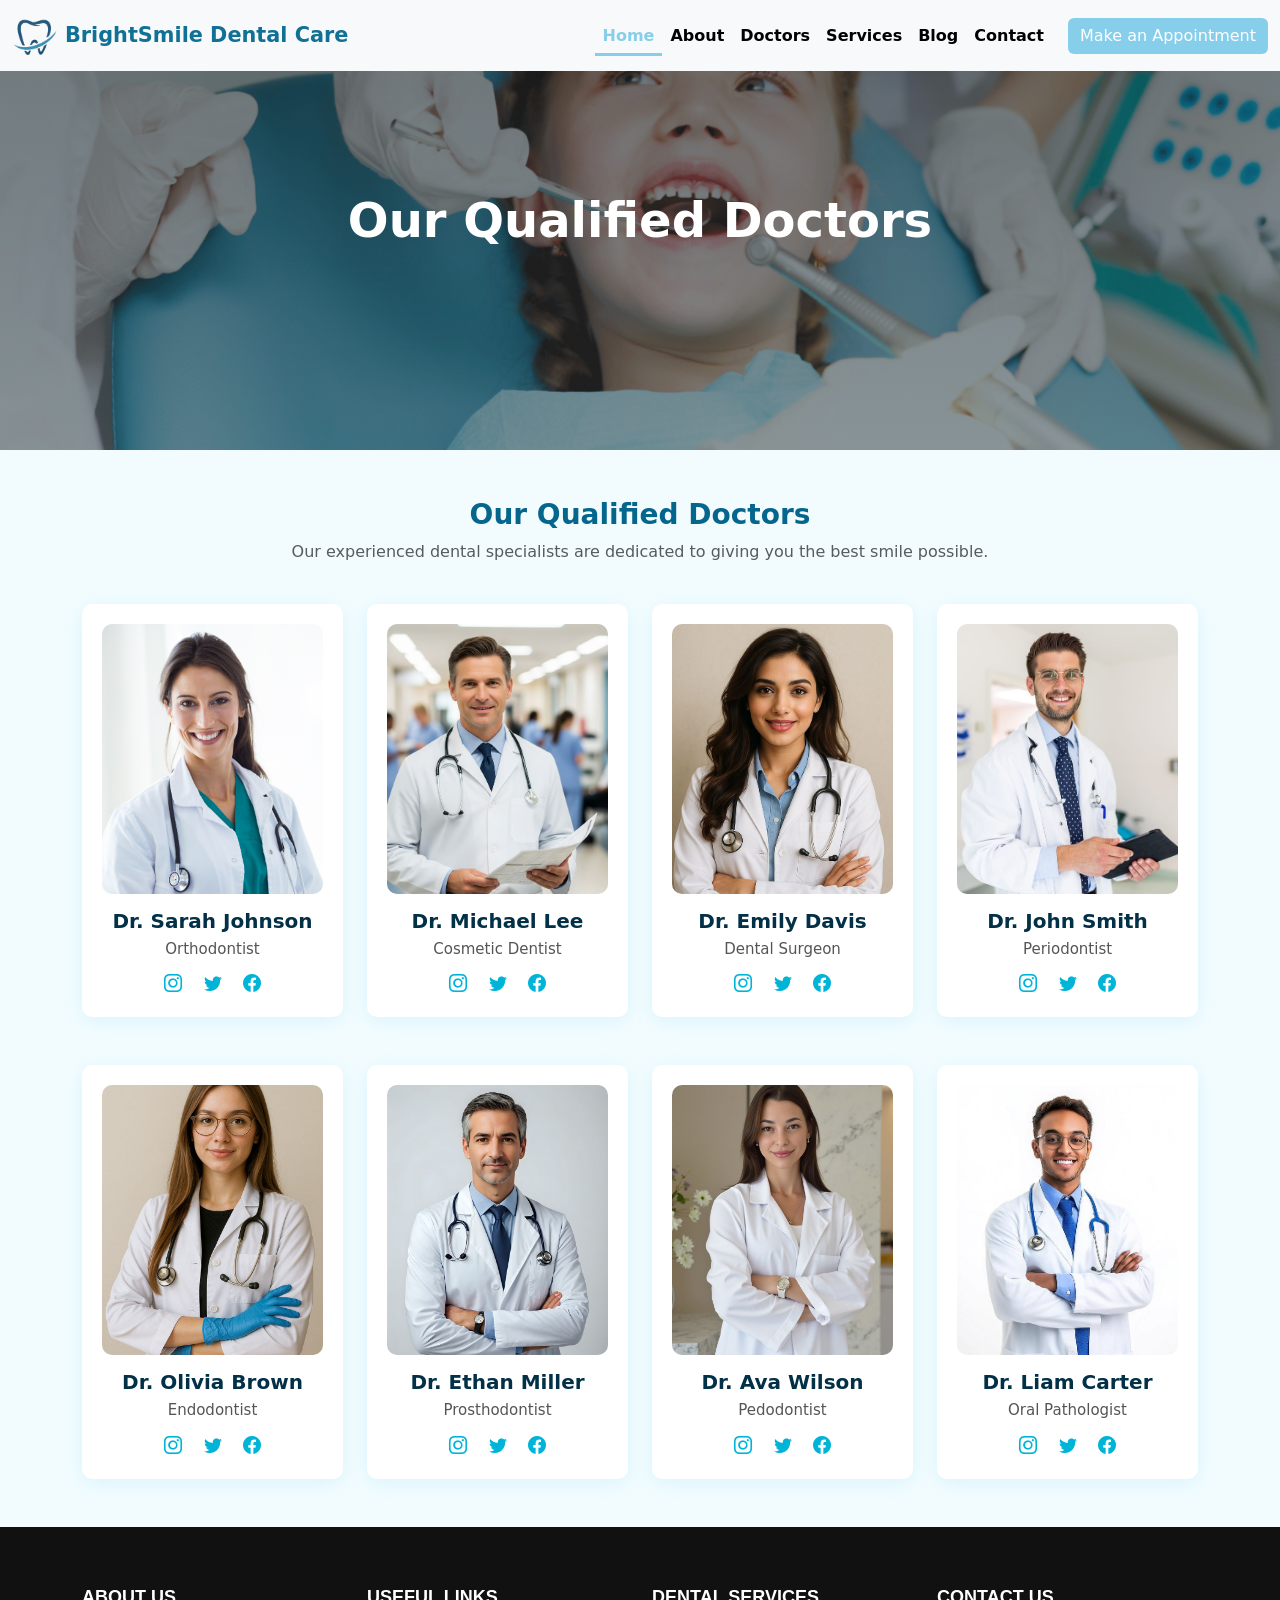
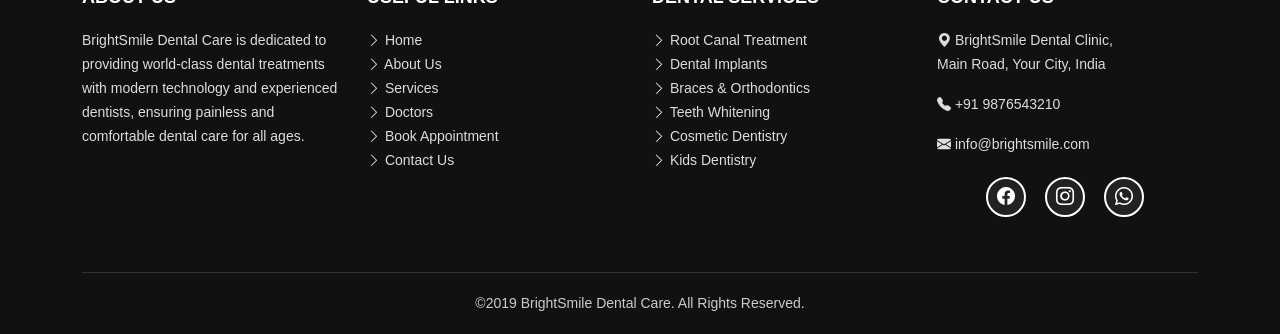
<file: doctors.html>
<!DOCTYPE html>
<html lang="en">
<head>
  <meta charset="UTF-8">
  <meta name="viewport" content="width=device-width, initial-scale=1.0">
  <title>BrightSmile Dental Care</title>

  <link rel="stylesheet" type="text/css" href="style.css">
  <link href="https://cdn.jsdelivr.net/npm/bootstrap-icons@1.10.5/font/bootstrap-icons.css" rel="stylesheet">
  <link href="https://cdn.jsdelivr.net/npm/bootstrap@5.2.3/dist/css/bootstrap.min.css" rel="stylesheet" 
        integrity="sha384-rbsA2VBKQhggwzxH7pPCaAqO46MgnOM80zW1RWuH61DGLwZJEdK2Kadq2F9CUG65" crossorigin="anonymous">
  <script src="https://cdn.jsdelivr.net/npm/bootstrap@5.2.3/dist/js/bootstrap.bundle.min.js" 
          integrity="sha384-kenU1KFdBIe4zVF0s0G1M5b4hcpxyD9F7jL+jjXkk+Q2h455rYXK/7HAuoJl+0I4" crossorigin="anonymous"></script>

  <style>
    .nav-link {
      position: relative;
      color: black;
      font-weight: 600;
    }
    .nav-link::after {
      content: "";
      position: absolute;
      bottom: 0;
      left: 0;
      width: 0;
      height: 3px;
      background: skyblue;
      transition: width 0.3s;
    }
    .nav-link:hover::after,
    .nav-link.active::after {
      width: 100%;
    }
    .nav-link:hover,
    .nav-link.active {
      color: skyblue !important;
    }

    .co {
      color: rgb(16, 112, 149);
    }

    .contact-header {
      background: linear-gradient(rgba(0,0,0,0.5), rgba(0,0,0,0.4)), url('pro_images/clinic.jpg') center/cover no-repeat;
      height: 50vh;
      color: #fff;
      display: flex;
      align-items: center;
      justify-content: center;
      flex-direction: column;
      text-align: center;
    }
    .contact-header h1 {
      font-size: 3rem;
      font-weight: 700;
    }

    /* Doctor Card Styling */
    .doctor-card {
      background: #fff;
      border-radius: 10px;
      text-align: center;
      padding: 20px;
      box-shadow: 0 4px 20px rgba(0, 180, 216, 0.1);
      transition: transform 0.3s ease, box-shadow 0.3s ease;
    }
    .doctor-card:hover {
      transform: translateY(-8px);
      box-shadow: 0 8px 30px rgba(0, 180, 216, 0.2);
    }
    .doctor-img {
      width: 100%;
      height: 270px;
      object-fit: cover;
      border-radius: 10px;
      margin-bottom: 15px;
    }
    .doctor-card h5 {
      font-weight: 700;
      color: #023047;
    }
    .doctor-card p {
      color: #555;
      margin-bottom: 10px;
    }
    .doctor-social a {
      color: #00b4d8;
      font-size: 18px;
      margin: 0 8px;
      transition: color 0.3s;
    }
    .doctor-social a:hover {
      color: #023047;
    }

    .footer {
      background-color: #111;
      color: #fff;
      padding: 60px 0 20px;
      font-family: Arial, sans-serif;
    }
    .footer h5 {
      font-weight: 700;
      margin-bottom: 20px;
      font-size: 18px;
      text-transform: uppercase;
      color: #ffffff;
    }
    .footer p,
    .footer a {
      font-size: 14px;
      line-height: 24px;
      color: #ddd;
      text-decoration: none;
    }
    .footer a:hover {
      color: orange;
      transition: 0.3s;
    }
    .footer .social-icons a {
      font-size: 18px;
      margin-right: 10px;
      width: 40px;
      height: 40px;
      background-color: #222;
      display: inline-flex;
      align-items: center;
      justify-content: center;
      border-radius: 50%;
      color: #fff;
      transition: 0.3s;
    }
    .footer .social-icons a:hover {
      background-color: orange;
      color: #111;
    }
    .footer-bottom {
      text-align: center;
      padding-top: 20px;
      border-top: 1px solid #333;
      margin-top: 30px;
      color: #ccc;
      font-size: 14px;
    }
  </style>
</head>
<body>
 <nav class="navbar navbar-expand-lg bg-light fixed-top">
  <div class="container-fluid">

    <!-- Logo + Brand -->
    <a class="navbar-brand d-flex align-items-center brand-wrap" href="#">
      <img src="pro_images/clinic1_-_Copy-removebg-preview.png"
           alt="logo"
           width="45"
           height="45"
           class="me-2">
      <span class="brand-text">
        BrightSmile Dental Care</span>
    </a>

    <!-- Toggle -->
    <button class="navbar-toggler ms-auto"
            type="button"
            data-bs-toggle="collapse"
            data-bs-target="#navbarNav">
      <span class="navbar-toggler-icon"></span>
    </button>

    <!-- Menu -->
    <div class="collapse navbar-collapse" id="navbarNav">
      <ul class="navbar-nav ms-auto align-items-lg-center">
        <li class="nav-item"><a class="nav-link active" href="index.html">Home</a></li>
        <li class="nav-item"><a class="nav-link" href="About.html">About</a></li>
        <li class="nav-item"><a class="nav-link" href="doctors.html">Doctors</a></li>
        <li class="nav-item"><a class="nav-link" href="services.html">Services</a></li>
        <li class="nav-item"><a class="nav-link" href="blog.html">Blog</a></li>
        <li class="nav-item"><a class="nav-link" href="contact.html">Contact</a></li>

        <li class="nav-item ms-lg-3">
          <a href="appointment.html" class="btn btn-ap">
            Make an Appointment
          </a>
        </li>
      </ul>
    </div>

  </div>
</nav>
  <!-- Header -->
  <section class="contact-header">
    <h1>Our Qualified Doctors</h1>
  </section>

  <!-- Doctors Section -->
  <div class="container-fluid py-5" style="background-color:#f2fcff;">
    <div class="container">
      <div class="row text-center mb-4">
        <h3 class="fw-bold" style="color:#05668d;">Our Qualified Doctors</h3>
        <p class="text-muted">Our experienced dental specialists are dedicated to giving you the best smile possible.</p>
      </div>

      <!-- First Row -->
      <div class="row g-4">
        <div class="col-lg-3 col-md-6">
          <div class="doctor-card">
            <img src="pro_images/beautiful-young-female-doctor-looking-camera-office.jpg" alt="Dr. Sarah Johnson" class="doctor-img">
            <h5>Dr. Sarah Johnson</h5>
            <p>Orthodontist</p>
            <div class="doctor-social">
              <a href="#"><i class="bi bi-instagram"></i></a>
              <a href="#"><i class="bi bi-twitter"></i></a>
              <a href="#"><i class="bi bi-facebook"></i></a>
            </div>
          </div>
        </div>

        <div class="col-lg-3 col-md-6">
          <div class="doctor-card">
            <img src="pro_images/doctor9.jpg" alt="Dr. Michael Lee" class="doctor-img">
            <h5>Dr. Michael Lee</h5>
            <p>Cosmetic Dentist</p>
            <div class="doctor-social">
              <a href="#"><i class="bi bi-instagram"></i></a>
              <a href="#"><i class="bi bi-twitter"></i></a>
              <a href="#"><i class="bi bi-facebook"></i></a>
            </div>
          </div>
        </div>

        <div class="col-lg-3 col-md-6">
          <div class="doctor-card">
            <img src="pro_images/doctor7.jpg" alt="Dr. Emily Davis" class="doctor-img">
            <h5>Dr. Emily Davis</h5>
            <p>Dental Surgeon</p>
            <div class="doctor-social">
              <a href="#"><i class="bi bi-instagram"></i></a>
              <a href="#"><i class="bi bi-twitter"></i></a>
              <a href="#"><i class="bi bi-facebook"></i></a>
            </div>
          </div>
        </div>

        <div class="col-lg-3 col-md-6">
          <div class="doctor-card">
            <img src="pro_images/doctor8.jpg" alt="Dr. John Smith" class="doctor-img">
            <h5>Dr. John Smith</h5>
            <p>Periodontist</p>
            <div class="doctor-social">
              <a href="#"><i class="bi bi-instagram"></i></a>
              <a href="#"><i class="bi bi-twitter"></i></a>
              <a href="#"><i class="bi bi-facebook"></i></a>
            </div>
          </div>
        </div>
      </div>

      <!-- Second Row -->
      <div class="row g-4 mt-4">
        <div class="col-lg-3 col-md-6">
          <div class="doctor-card">
            <img src="pro_images/doctor11.jpg" alt="Dr. Olivia Brown" class="doctor-img">
            <h5>Dr. Olivia Brown</h5>
            <p>Endodontist</p>
            <div class="doctor-social">
              <a href="#"><i class="bi bi-instagram"></i></a>
              <a href="#"><i class="bi bi-twitter"></i></a>
              <a href="#"><i class="bi bi-facebook"></i></a>
            </div>
          </div>
        </div>

        <div class="col-lg-3 col-md-6">
          <div class="doctor-card">
            <img src="pro_images/doctor12.jpg" alt="Dr. Ethan Miller" class="doctor-img">
            <h5>Dr. Ethan Miller</h5>
            <p>Prosthodontist</p>
            <div class="doctor-social">
              <a href="#"><i class="bi bi-instagram"></i></a>
              <a href="#"><i class="bi bi-twitter"></i></a>
              <a href="#"><i class="bi bi-facebook"></i></a>
            </div>
          </div>
        </div>

        <div class="col-lg-3 col-md-6">
          <div class="doctor-card">
            <img src="pro_images/doctor14.jpg" alt="Dr. Ava Wilson" class="doctor-img">
            <h5>Dr. Ava Wilson</h5>
            <p>Pedodontist</p>
            <div class="doctor-social">
              <a href="#"><i class="bi bi-instagram"></i></a>
              <a href="#"><i class="bi bi-twitter"></i></a>
              <a href="#"><i class="bi bi-facebook"></i></a>
            </div>
          </div>
        </div>

        <div class="col-lg-3 col-md-6">
          <div class="doctor-card">
            <img src="pro_images/doctor13.jpg" alt="Dr. Liam Carter" class="doctor-img">
            <h5>Dr. Liam Carter</h5>
            <p>Oral Pathologist</p>
            <div class="doctor-social">
              <a href="#"><i class="bi bi-instagram"></i></a>
              <a href="#"><i class="bi bi-twitter"></i></a>
              <a href="#"><i class="bi bi-facebook"></i></a>
            </div>
          </div>
        </div>
      </div>

    </div>
  </div>

  <!-- Footer -->
  <footer class="footer">
    <div class="container">
      <div class="row">
        <div class="col-md-3">
          <h5>About Us</h5>
          <p>BrightSmile Dental Care is dedicated to providing world-class dental treatments with modern technology and experienced dentists, ensuring painless and comfortable dental care for all ages.</p>
        </div>
        <div class="col-md-3">
          <h5>Useful Links</h5>
          <a href="#"><i class="bi bi-chevron-right"></i> Home</a><br>
          <a href="#"><i class="bi bi-chevron-right"></i> About Us</a><br>
          <a href="#"><i class="bi bi-chevron-right"></i> Services</a><br>
          <a href="#"><i class="bi bi-chevron-right"></i> Doctors</a><br>
          <a href="#"><i class="bi bi-chevron-right"></i> Book Appointment</a><br>
          <a href="#"><i class="bi bi-chevron-right"></i> Contact Us</a>
        </div>
        <div class="col-md-3">
          <h5>Dental Services</h5>
          <a href="#"><i class="bi bi-chevron-right"></i> Root Canal Treatment</a><br>
          <a href="#"><i class="bi bi-chevron-right"></i> Dental Implants</a><br>
          <a href="#"><i class="bi bi-chevron-right"></i> Braces & Orthodontics</a><br>
          <a href="#"><i class="bi bi-chevron-right"></i> Teeth Whitening</a><br>
          <a href="#"><i class="bi bi-chevron-right"></i> Cosmetic Dentistry</a><br>
          <a href="#"><i class="bi bi-chevron-right"></i> Kids Dentistry</a>
        </div>
        <div class="col-md-3">
          <h5>Contact Us</h5>
          <p><i class="bi bi-geo-alt-fill"></i> BrightSmile Dental Clinic,<br> Main Road, Your City, India</p>
          <p><i class="bi bi-telephone-fill"></i> +91 9876543210</p>
          <p><i class="bi bi-envelope-fill"></i> info@brightsmile.com</p>
          <div class="social-icons mt-3">
            <a href="#"><i class="bi bi-facebook"></i></a>
            <a href="#"><i class="bi bi-instagram"></i></a>
            <a href="#"><i class="bi bi-whatsapp"></i></a>
          </div>
        </div>
      </div>
      <div class="footer-bottom">
        ©2019 BrightSmile Dental Care. All Rights Reserved.
      </div>
    </div>
  </footer>
</body>
</html>
</file>
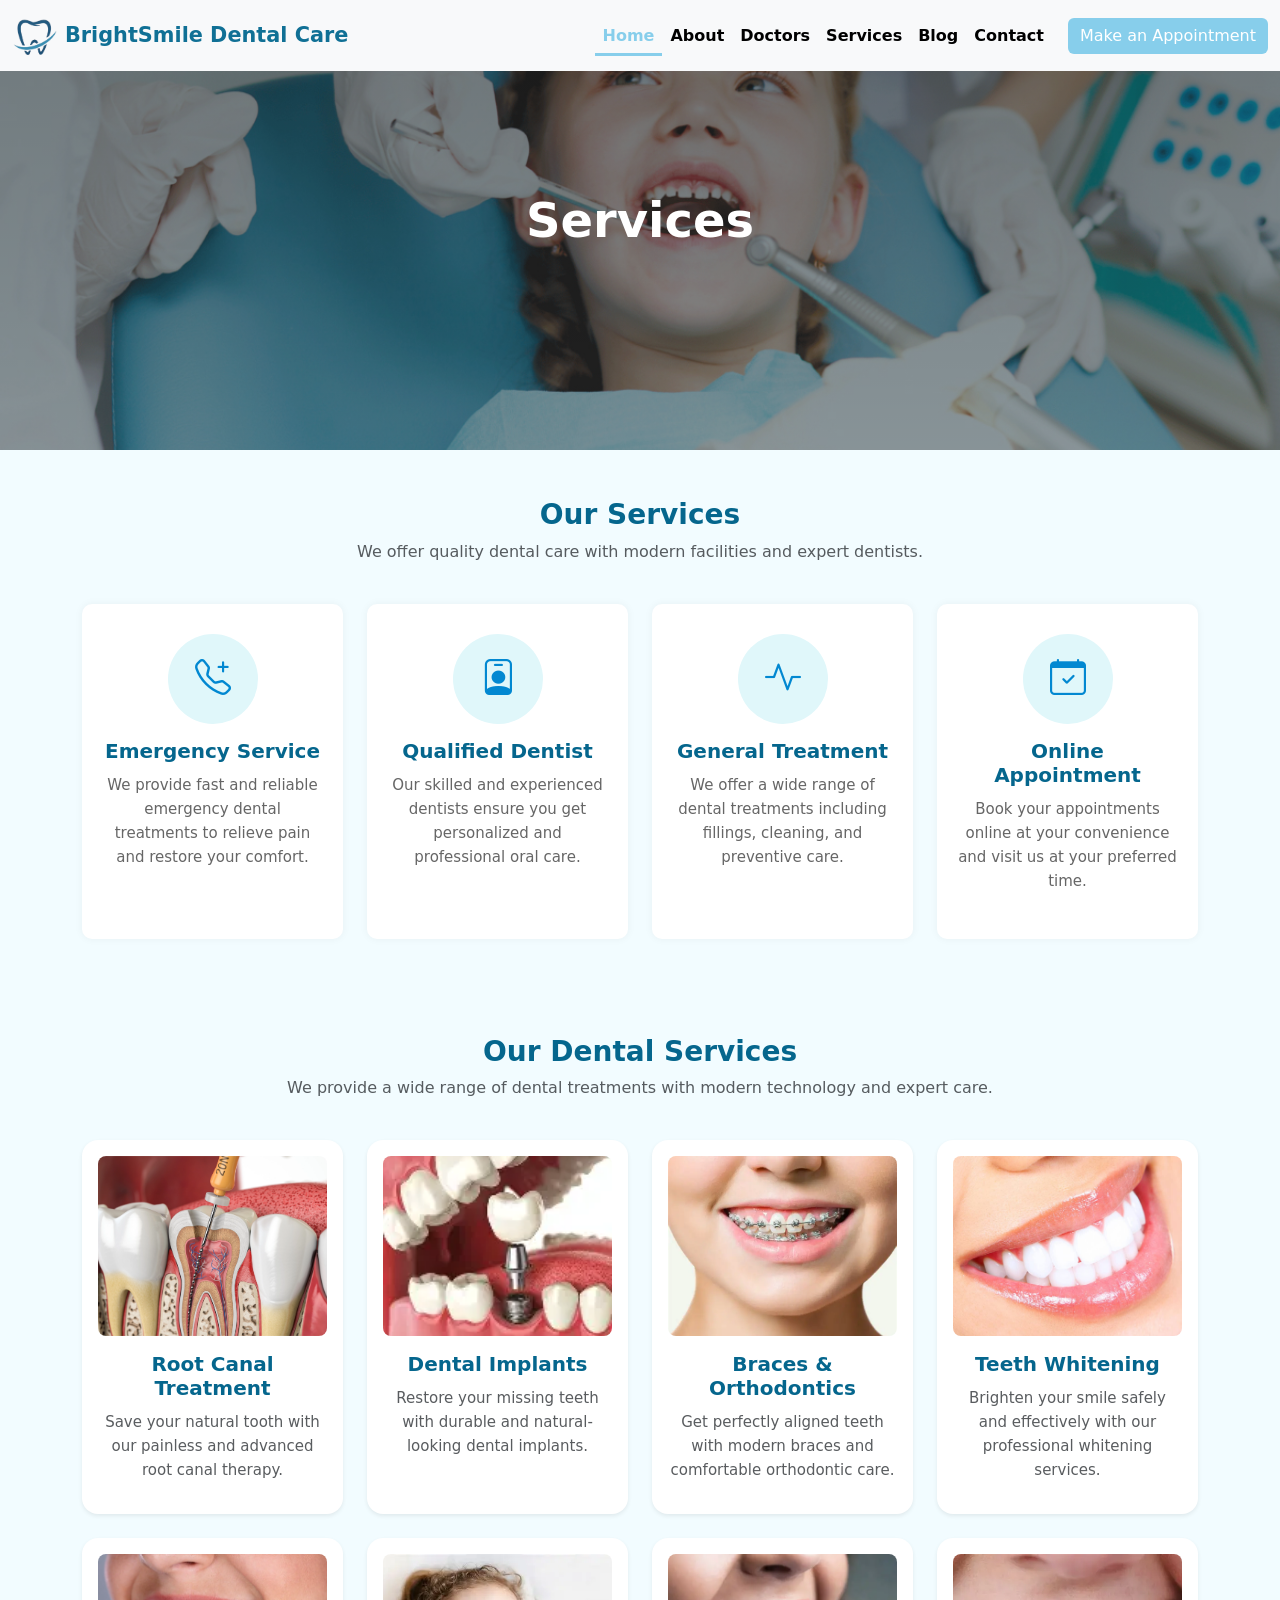
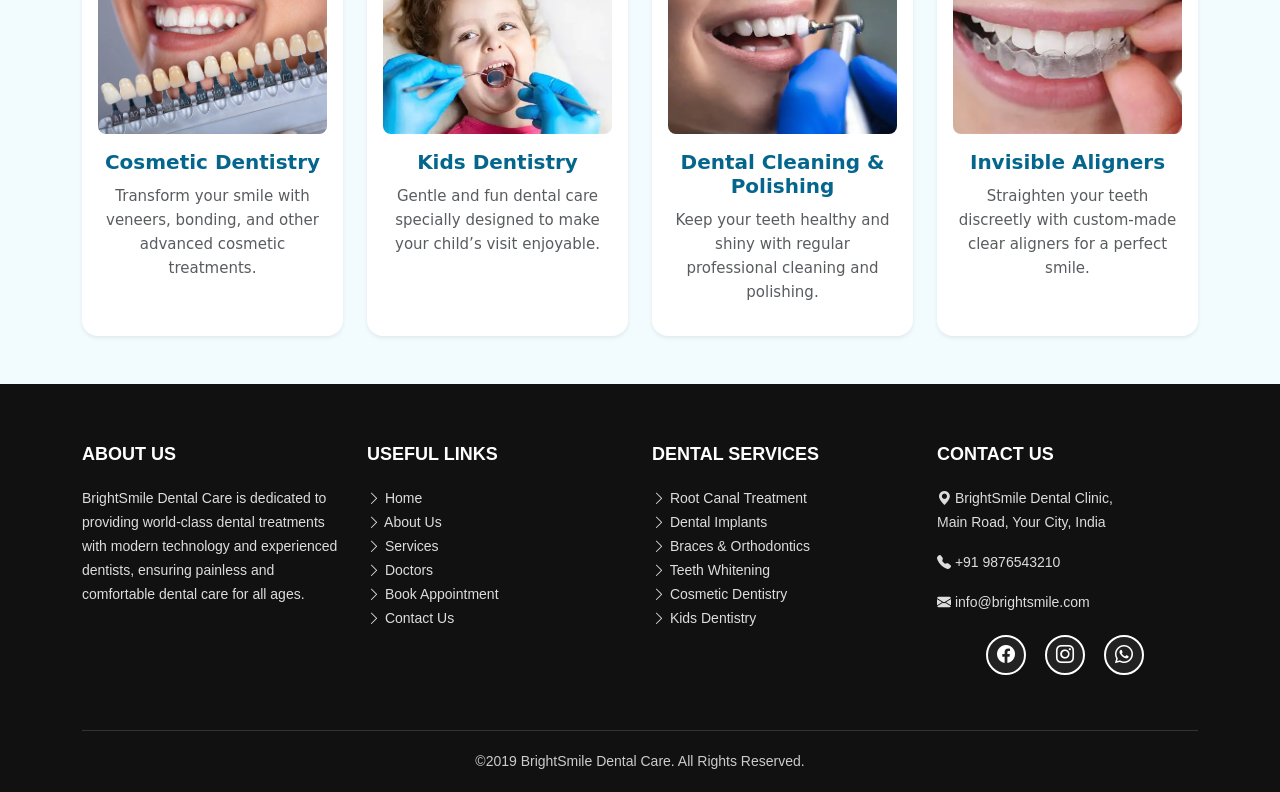
<file: services.html>
<!DOCTYPE html>
<html lang="en">
<head>
  <meta charset="UTF-8">
  <meta name="viewport" content="width=device-width, initial-scale=1.0">
  <title>BrightSmile Dental Care</title>

  <link rel="stylesheet" type="text/css" href="style.css">
  <link href="https://cdn.jsdelivr.net/npm/bootstrap-icons@1.10.5/font/bootstrap-icons.css" rel="stylesheet">
  <link href="https://cdn.jsdelivr.net/npm/bootstrap@5.2.3/dist/css/bootstrap.min.css" rel="stylesheet" 
        integrity="sha384-rbsA2VBKQhggwzxH7pPCaAqO46MgnOM80zW1RWuH61DGLwZJEdK2Kadq2F9CUG65" crossorigin="anonymous">
  <script src="https://cdn.jsdelivr.net/npm/bootstrap@5.2.3/dist/js/bootstrap.bundle.min.js" 
          integrity="sha384-kenU1KFdBIe4zVF0s0G1M5b4hcpxyD9F7jL+jjXkk+Q2h455rYXK/7HAuoJl+0I4" crossorigin="anonymous"></script>

  <style>
    .nav-link {
      position: relative;
      color: black;
      font-weight: 600;
    }
    .nav-link::after {
      content: "";
      position: absolute;
      bottom: 0;
      left: 0;
      width: 0;
      height: 3px;
      background: skyblue;
      transition: width 0.3s;
    }
    .nav-link:hover::after,
    .nav-link.active::after {
      width: 100%;
    }
    .nav-link:hover,
    .nav-link.active {
      color: skyblue !important;
    }
    .center{
            position: absolute;
            top:50%;
            left:50%;
            transform: translate(-50%, -50%);
            color:white; 
            font-size: 4rem;
            font-weight: 1000;

            text-align: center;
            letter-spacing: 2px;   
            padding: 10px 20px;
           font-family: 'Poppins', sans-serif;
            
        }
    .co {
      color: rgb(16, 112, 149);
    }
    .carousel-img {
      height: 100vh;
      object-fit: cover;
    }

    @media (max-width: 768px) {
      .carousel-img {
        height: 60vh;
      }
      .centered {
        font-size: 2.5rem;
        transform: translate(-50%, -50%);
      }
    } 

    .footer {
      background-color: #111;
      color: #fff;
      padding: 60px 0 20px;
      position: relative;
      font-family: Arial, sans-serif;
    }
    .footer h5 {
      font-weight: 700;
      margin-bottom: 20px;
      font-size: 18px;
      text-transform: uppercase;
      color: #ffffff;
    }
    .footer p,
    .footer a {
      font-size: 14px;
      line-height: 24px;
      color: #ddd;
      text-decoration: none;
    }
    .footer a:hover {
      color: orange;
      transition: 0.3s;
    }
    .footer .social-icons a {
      font-size: 18px;
      margin-right: 10px;
      width: 40px;
      height: 40px;
      background-color: #222;
      display: inline-flex;
      align-items: center;
      justify-content: center;
      border-radius: 50%;
      color: #fff;
      transition: 0.3s;
    }
    .footer .social-icons a:hover {
      background-color: orange;
      color: #111;
    }
    .footer-bottom {
      text-align: center;
      padding-top: 20px;
      border-top: 1px solid #333;
      margin-top: 30px;
      color: #ccc;
      font-size: 14px;
    }

    .service-box {
  transition: all 0.3s ease;
}
.service-box:hover {
  transform: translateY(-5px);
  box-shadow: 0 8px 20px rgba(0, 0, 0, 0.1);
}
.service-box img {
  transition: transform 0.4s ease;
}
.service-box:hover img {
  transform: scale(1.05);
}
 .contact-header {
      background: linear-gradient(rgba(0,0,0,0.5), rgba(0,0,0,0.4)), url('pro_images/clinic.jpg') center/cover no-repeat;
      height: 50vh;
      color: #fff;
      display: flex;
      align-items: center;
      justify-content: center;
      flex-direction: column;
      text-align: center;
    }
    .contact-header h1 {
      font-size: 3rem;
      font-weight: 700;
    }

  </style>
</head>
<body>
  <!-- Navbar -->
  <nav class="navbar navbar-expand-lg bg-light fixed-top">
  <div class="container-fluid">

    <!-- Logo + Brand -->
    <a class="navbar-brand d-flex align-items-center brand-wrap" href="#">
      <img src="pro_images/clinic1_-_Copy-removebg-preview.png"
           alt="logo"
           width="45"
           height="45"
           class="me-2">
      <span class="brand-text">
        BrightSmile Dental Care</span>
      </a>

    <!-- Toggle -->
    <button class="navbar-toggler ms-auto"
            type="button"
            data-bs-toggle="collapse"
            data-bs-target="#navbarNav">
      <span class="navbar-toggler-icon"></span>
    </button>

    <!-- Menu -->
    <div class="collapse navbar-collapse" id="navbarNav">
      <ul class="navbar-nav ms-auto align-items-lg-center">
        <li class="nav-item"><a class="nav-link active" href="index.html">Home</a></li>
        <li class="nav-item"><a class="nav-link" href="About.html">About</a></li>
        <li class="nav-item"><a class="nav-link" href="doctors.html">Doctors</a></li>
        <li class="nav-item"><a class="nav-link" href="services.html">Services</a></li>
        <li class="nav-item"><a class="nav-link" href="blog.html">Blog</a></li>
        <li class="nav-item"><a class="nav-link" href="contact.html">Contact</a></li>

        <li class="nav-item ms-lg-3">
          <a href="appointment.html" class="btn btn-ap">
            Make an Appointment
          </a>
        </li>
      </ul>
    </div>

  </div>
</nav>
  
 
  <section class="contact-header">
    <h1>Services</h1>
   
  </section>
<div class="container-fluid py-5" style="background-color:#f2fcff;">
  <div class="container">
    <div class="row text-center mb-4">
      <h3 class="fw-bold " style="color:#05668d;">Our Services</h3>
      <p class="text-muted">We offer quality dental care with modern facilities and expert dentists.</p>
    </div>

    <div class="row g-4">
      <div class="col-lg-3 col-md-6">
        <div class="service-box">
          <div class="icon-circle">
            <i class="bi bi-telephone-plus"></i>
          </div>
          <h5>Emergency Service</h5>
          <p>We provide fast and reliable emergency dental treatments to relieve pain and restore your comfort.</p>
        </div>
      </div>

      <div class="col-lg-3 col-md-6">
        <div class="service-box">
          <div class="icon-circle">
            <i class="bi bi-person-badge"></i>
          </div>
          <h5>Qualified Dentist</h5>
          <p>Our skilled and experienced dentists ensure you get personalized and professional oral care.</p>
        </div>
      </div>

      <div class="col-lg-3 col-md-6">
        <div class="service-box">
          <div class="icon-circle">
            <i class="bi bi-activity"></i>
          </div>
          <h5>General Treatment</h5>
          <p>We offer a wide range of dental treatments including fillings, cleaning, and preventive care.</p>
        </div>
      </div>

      <div class="col-lg-3 col-md-6">
        <div class="service-box">
          <div class="icon-circle">
            <i class="bi bi-calendar-check"></i>
          </div>
          <h5>Online Appointment</h5>
          <p>Book your appointments online at your convenience and visit us at your preferred time.</p>
        </div>
      </div>
    </div>
  </div>
</div>
 <div class="container-fluid py-5" style="background-color:#f2fcff;">
  <div class="container">
    <div class="row text-center mb-4">
      <h3 class="fw-bold" style="color:#05668d;">Our Dental Services</h3>
      <p class="text-muted">We provide a wide range of dental treatments with modern technology and expert care.</p>
    </div>

    <div class="row g-4">
      <!-- Service 1 -->
      <div class="col-lg-3 col-md-6">
        <div class="service-box p-3 shadow-sm bg-white rounded-4 text-center h-100">
          <img src="pro_images/root_canal.jpeg" alt="Root Canal Treatment" class="img-fluid rounded-3 mb-3" style="height:180px; width:100%; object-fit:cover;">
          <h5 class="fw-bold co">Root Canal Treatment</h5>
          <p class="text-muted">Save your natural tooth with our painless and advanced root canal therapy.</p>
        </div>
      </div>

      <!-- Service 2 -->
      <div class="col-lg-3 col-md-6">
        <div class="service-box p-3 shadow-sm bg-white rounded-4 text-center h-100">
          <img src="pro_images/dental_implants.jpg" alt="Dental Implants" class="img-fluid rounded-3 mb-3" style="height:180px; width:100%; object-fit:cover;">
          <h5 class="fw-bold co">Dental Implants</h5>
          <p class="text-muted">Restore your missing teeth with durable and natural-looking dental implants.</p>
        </div>
      </div>

      <!-- Service 3 -->
      <div class="col-lg-3 col-md-6">
        <div class="service-box p-3 shadow-sm bg-white rounded-4 text-center h-100">
          <img src="pro_images/braces.jpg" alt="Braces & Orthodontics" class="img-fluid rounded-3 mb-3" style="height:180px; width:100%; object-fit:cover;">
          <h5 class="fw-bold co">Braces & Orthodontics</h5>
          <p class="text-muted">Get perfectly aligned teeth with modern braces and comfortable orthodontic care.</p>
        </div>
      </div>

      <!-- Service 4 -->
      <div class="col-lg-3 col-md-6">
        <div class="service-box p-3 shadow-sm bg-white rounded-4 text-center h-100">
          <img src="pro_images/teeth_whitening.jpg" alt="Teeth Whitening" class="img-fluid rounded-3 mb-3" style="height:180px; width:100%; object-fit:cover;">
          <h5 class="fw-bold co">Teeth Whitening</h5>
          <p class="text-muted">Brighten your smile safely and effectively with our professional whitening services.</p>
        </div>
      </div>

      <!-- Service 5 -->
      <div class="col-lg-3 col-md-6">
        <div class="service-box p-3 shadow-sm bg-white rounded-4 text-center h-100">
          <img src="pro_images/Cosmetic_Dentistry_pic.webp" alt="Cosmetic Dentistry" class="img-fluid rounded-3 mb-3" style="height:180px; width:100%; object-fit:cover;">
          <h5 class="fw-bold co">Cosmetic Dentistry</h5>
          <p class="text-muted">Transform your smile with veneers, bonding, and other advanced cosmetic treatments.</p>
        </div>
      </div>

      <!-- Service 6 -->
      <div class="col-lg-3 col-md-6">
        <div class="service-box p-3 shadow-sm bg-white rounded-4 text-center h-100">
          <img src="pro_images/kids_dentistry.jpg" alt="Kids Dentistry" class="img-fluid rounded-3 mb-3" style="height:180px; width:100%; object-fit:cover;">
          <h5 class="fw-bold co">Kids Dentistry</h5>
          <p class="text-muted">Gentle and fun dental care specially designed to make your child’s visit enjoyable.</p>
        </div>
      </div>

      <!-- Service 7 -->
      <div class="col-lg-3 col-md-6">
        <div class="service-box p-3 shadow-sm bg-white rounded-4 text-center h-100">
          <img src="pro_images/dental_cleaning.jpg" alt="Dental Cleaning & Polishing" class="img-fluid rounded-3 mb-3" style="height:180px; width:100%; object-fit:cover;">
          <h5 class="fw-bold co">Dental Cleaning & Polishing</h5>
          <p class="text-muted">Keep your teeth healthy and shiny with regular professional cleaning and polishing.</p>
        </div>
      </div>

      <!-- Service 8 -->
      <div class="col-lg-3 col-md-6">
        <div class="service-box p-3 shadow-sm bg-white rounded-4 text-center h-100">
          <img src="pro_images/invisible-aligners.webp" alt="Invisible Aligners" class="img-fluid rounded-3 mb-3" style="height:180px; width:100%; object-fit:cover;">
          <h5 class="fw-bold co">Invisible Aligners</h5>
          <p class="text-muted">Straighten your teeth discreetly with custom-made clear aligners for a perfect smile.</p>
        </div>
      </div>
    </div>
  </div>
</div>
 


  


  <!-- Footer -->
  <footer class="footer">
    <div class="container">
      <div class="row">
        <div class="col-md-3">
          <h5>About Us</h5>
          <p>BrightSmile Dental Care is dedicated to providing world-class dental treatments with modern technology and experienced dentists, ensuring painless and comfortable dental care for all ages.</p>
        </div>
        <div class="col-md-3">
          <h5>Useful Links</h5>
          <a href="#"><i class="bi bi-chevron-right"></i> Home</a><br>
          <a href="#"><i class="bi bi-chevron-right"></i> About Us</a><br>
          <a href="#"><i class="bi bi-chevron-right"></i> Services</a><br>
          <a href="#"><i class="bi bi-chevron-right"></i> Doctors</a><br>
          <a href="#"><i class="bi bi-chevron-right"></i> Book Appointment</a><br>
          <a href="#"><i class="bi bi-chevron-right"></i> Contact Us</a>
        </div>
        <div class="col-md-3">
          <h5>Dental Services</h5>
          <a href="#"><i class="bi bi-chevron-right"></i> Root Canal Treatment</a><br>
          <a href="#"><i class="bi bi-chevron-right"></i> Dental Implants</a><br>
          <a href="#"><i class="bi bi-chevron-right"></i> Braces & Orthodontics</a><br>
          <a href="#"><i class="bi bi-chevron-right"></i> Teeth Whitening</a><br>
          <a href="#"><i class="bi bi-chevron-right"></i> Cosmetic Dentistry</a><br>
          <a href="#"><i class="bi bi-chevron-right"></i> Kids Dentistry</a>
        </div>
        <div class="col-md-3">
          <h5>Contact Us</h5>
          <p><i class="bi bi-geo-alt-fill"></i> BrightSmile Dental Clinic,<br> Main Road, Your City, India</p>
          <p><i class="bi bi-telephone-fill"></i> +91 9876543210</p>
          <p><i class="bi bi-envelope-fill"></i> info@brightsmile.com</p>
          <div class="social-icons mt-3">
            <a href="#"><i class="bi bi-facebook"></i></a>
            <a href="#"><i class="bi bi-instagram"></i></a>
            <a href="#"><i class="bi bi-whatsapp"></i></a>
          </div>
        </div>
      </div>
      <div class="footer-bottom">
        ©2019 BrightSmile Dental Care. All Rights Reserved.
      </div>
    </div>
  </footer>
</body>
</html>
</file>
<file: style.css>
.nav-link{
            position: relative;
            color:black;
            font-weight: 600;
        }
        .nav-link::after{
            content:"";
            position:absolute;
            bottom: 0;
            left: 0;
            width: 0;
            height: 3px;
            background:skyblue;
            transition: width 0.3s;
        }
        .nav-link:hover::after,.nav-link.active::after { width: 100%; }
        .nav-link:hover,.nav-link.active{
            color:skyblue!important;
        }
        .carousel-item{
            position: relative;

        }
        .carousel-img {
  height: 100vh; 
  object-fit: cover; 
  
}

@media (max-width: 768px) {
  .carousel-img {
    height: 60vh; 
  }
.centered {
    font-size: 2.5rem;
    transform: translate(-50%, -50%);
  }
}

        .centered{
            position: absolute;
            top:50%;
            left:50%;
            transform: translate(-100%, -50%);
            color: #b6f3ff; 
            font-size: 3rem;
            font-weight: 900;
            
            letter-spacing: 2px;   
            padding: 10px 20px;
           font-family: 'Poppins', sans-serif;
            
        }
        
        .content{
            text-align: center;
            padding: 10px 20px;
        }
        .co{
            color:rgb(16, 112, 149);
        }
        .icon-circle{
            background-color:skyblue ;
            color:white;
           border-radius: 50%;
           width:60px;
           height:60px;
           display: flex;
           text-align: center;
           justify-content: center;
           align-items: center;
           font-size: 24px;
           margin:20px auto 15px auto;
        
        }
        .social-icons{
            text-align: center;
            margin:20px 0;
            
        }
        .social-icons a{

            display: inline-flex;
            justify-content: center;
            align-items: center;
            width: 45px;
            height: 45px;
            margin: 5px;
            color:white;
            border: 2px solid white; 
            border-radius: 50%;      
            font-size: 20px;
            text-decoration: none;
            transition: all 0.3s ease;
        }
        
    .footer {
        background-color: #111;
        color: #fff;
        padding: 60px 0 20px;
        position: relative;
        font-family: Arial, sans-serif;
    }
    .footer h5 {
        font-weight: 700;
        margin-bottom: 20px;
        font-size: 18px;
        text-transform: uppercase;
        color: #ffffff;
    }
    .footer p, .footer a {
        font-size: 14px;
        line-height: 24px;
        color: #ddd;
        text-decoration: none;
    }
    .footer a:hover {
        color: orange;
        transition: 0.3s;
    }
    .footer .social-icons a {
        font-size: 18px;
        margin-right: 10px;
        width: 40px;
        height: 40px;
        background-color: #222;
        display: inline-flex;
        align-items: center;
        justify-content: center;
        border-radius: 50%;
        color: #fff;
        transition: 0.3s;
    }
    .footer .social-icons a:hover {
        background-color: orange;
        color: #111;
    }
    .footer-bottom {
        text-align: center;
        padding-top: 20px;
        border-top: 1px solid #333;
        margin-top: 30px;
        color: #ccc;
        font-size: 14px;
    }
 /* Equal height layout */
.working-hours-card {
  background: linear-gradient(135deg, skyblue,rgb(16, 112, 149));
  height: 100%;
  min-height: 450px;
  display: flex;
  flex-direction: column;
  justify-content: center;
}

.working-hours-card h4 {
  font-size: 1.8rem;
  font-weight: 700;
  letter-spacing: 0.5px;
  text-transform: uppercase;
}

.working-hours-card ul {
  padding: 0;
  margin: 0;
}

.working-hours-card li {
  display: flex;
  justify-content: space-between;
  font-size: 16px;
  border-bottom: 1px solid rgba(255, 255, 255, 0.4);
  padding: 12px 0;
}

.working-hours-card li:last-child {
  border-bottom: none;
}

.contact-link {
  color: #fff;
  font-weight: 600;
  text-decoration: underline;
  transition: color 0.3s ease;
}

.contact-link:hover {
  color: #e0f7fa;
}

/* Right image */
.working-hours-img-container {
  height: 100%;
  min-height: 450px;
  overflow: hidden;
}

.working-hours-img-container img {
  width: 100%;
  height: 100%;
  object-fit: cover;
  transition: transform 0.4s ease;
}

.working-hours-img-container img:hover {
  transform: scale(1.05);
}

/* Responsive */
@media (max-width: 992px) {
  .working-hours-card, .working-hours-img-container {
    min-height: 350px;
  }
  .working-hours-card {
    text-align: center;
  }
}


.service-box {
  background: #fff;
  border-radius: 10px;
  padding: 30px 20px;
  text-align: center;
  box-shadow: 0 0 8px rgba(0, 0, 0, 0.05);
  transition: all 0.3s ease;
  height: 100%;
}

.service-box:hover {
  box-shadow: 0 8px 20px rgba(0, 123, 167, 0.15);
  transform: translateY(-5px);
}

/* Circular icon */
.icon-circle {
  background-color: #e0f7fa;
  color: #0288d1;
  font-size: 36px;
  width: 90px;
  height: 90px;
  border-radius: 50%;
  display: flex;
  align-items: center;
  justify-content: center;
  margin: 0 auto 15px;
}

.service-box h5 {
  font-weight: 700;
  color: #05668d;
  margin-bottom: 10px;
}

.service-box p {
  color: #666;
  font-size: 15px;
  line-height: 1.6;
}


@media (max-width: 768px) {
  .service-box {
    margin-bottom: 20px;
  }
}

.doctor-card {
  background: #fff;
  border-radius: 10px;
  box-shadow: 0 0 10px rgba(0, 0, 0, 0.05);
  text-align: center;
  padding: 20px 15px;
  transition: all 0.3s ease;
}

.doctor-card:hover {
  transform: translateY(-6px);
  box-shadow: 0 8px 20px rgba(0, 123, 167, 0.15);
}

.doctor-img {
  width: 100%;
  height: 230px;
  object-fit: cover;
  border-radius: 10px;
  margin-bottom: 15px;
}

.doctor-card h5 {
  color: #05668d;
  font-weight: 700;
  margin-bottom: 5px;
}

.doctor-card p {
  color: #666;
  font-size: 15px;
  margin-bottom: 15px;
}


.doctor-social a {
  color: #05668d;
  font-size: 18px;
  margin: 0 8px;
  transition: all 0.3s ease;
}

.doctor-social a:hover {
  color: #0288d1;
}


@media (max-width: 768px) {
  .doctor-card {
    margin-bottom: 20px;
  }
}

   

.about-section {
  background-color: #f8fdff;
}

.about-img {
  width: 100%;
  height: 100%;
  object-fit: cover;
  border-radius: 8px;
}

.info-box {
  background: #fff;
  border: 2px solid #00b4d8;
  border-radius: 10px;
  padding: 15px 10px;
  transition: all 0.3s ease;
  box-shadow: 0 3px 10px rgba(0,0,0,0.05);
}

.info-box:hover {
  transform: translateY(-5px);
  box-shadow: 0 6px 20px rgba(0, 180, 216, 0.2);
}

.info-box i {
  font-size: 28px;
  color: #00b4d8;
  margin-bottom: 8px;
}

.info-box h4 {
  color: #023047;
  font-weight: 700;
  margin-bottom: 4px;
}

.info-box p {
  color: #777;
  font-size: 14px;
  margin: 0;
}

@media (max-width: 768px) {
  .about-section {
    text-align: center;
  }
  .about-img {
    margin-bottom: 20px;
  }
}

.testimonials-section {
  background-color: #f8fdff;
}

.testimonial-card {
  background: #fff;
  border-radius: 10px;
  box-shadow: 0 4px 20px rgba(0, 180, 216, 0.1);
  position: relative;
  transition: transform 0.3s ease, box-shadow 0.3s ease;
}

.testimonial-card:hover {
  transform: translateY(-8px);
  box-shadow: 0 8px 30px rgba(0, 180, 216, 0.2);
}

.quote-icon {
  font-size: 2rem;
  margin-bottom: 10px;
}

.testimonial-person img {
  width: 60px;
  height: 60px;
  object-fit: cover;
  border: 3px solid #00b4d8;
}

@media (max-width: 768px) {
  .testimonial-person {
    flex-direction: column;
    text-align: center;
  }
  .testimonial-person img {
    margin-bottom: 10px;
  }
}

.blog-section {
  background-color: #f8fdff;
}

.blog-card {
  background: #fff;
  border-radius: 10px;
  overflow: hidden;
  box-shadow: 0 4px 20px rgba(0, 180, 216, 0.1);
  transition: transform 0.3s ease, box-shadow 0.3s ease;
}

.blog-card:hover {
  transform: translateY(-8px);
  box-shadow: 0 8px 30px rgba(0, 180, 216, 0.2);
}

.blog-img {
  width: 100%;
  height: 250px;
  object-fit: cover;
}

.blog-meta {
  font-size: 14px;
  color: #555;
}

.blog-meta span {
  margin-right: 10px;
}

.blog-content h5:hover {
  color: #00b4d8;
  cursor: pointer;
}

@media (max-width: 768px) {
  .blog-img {
    height: 200px;
  }
}
.navbar .btn-ap {
  background-color: skyblue !important;
  border: none !important;
  color: white !important;
}

.navbar .btn-ap:hover {
  background-color: #00b4d8 !important;
}
/* Brand styling */
.brand-wrap {
  max-width: 80%;
  white-space: normal;
}

.brand-text {
  font-weight: 600;
  font-size: 1.3rem;
  color: rgb(16, 112, 149);
  line-height: 1.2;
}

/* Mobile fix */
@media (max-width: 576px) {
  .brand-text {
    font-size: 1rem;
  }

  /* Hide second part on very small screens */
  .brand-hide {
    display: none;
  }
}
</file>
